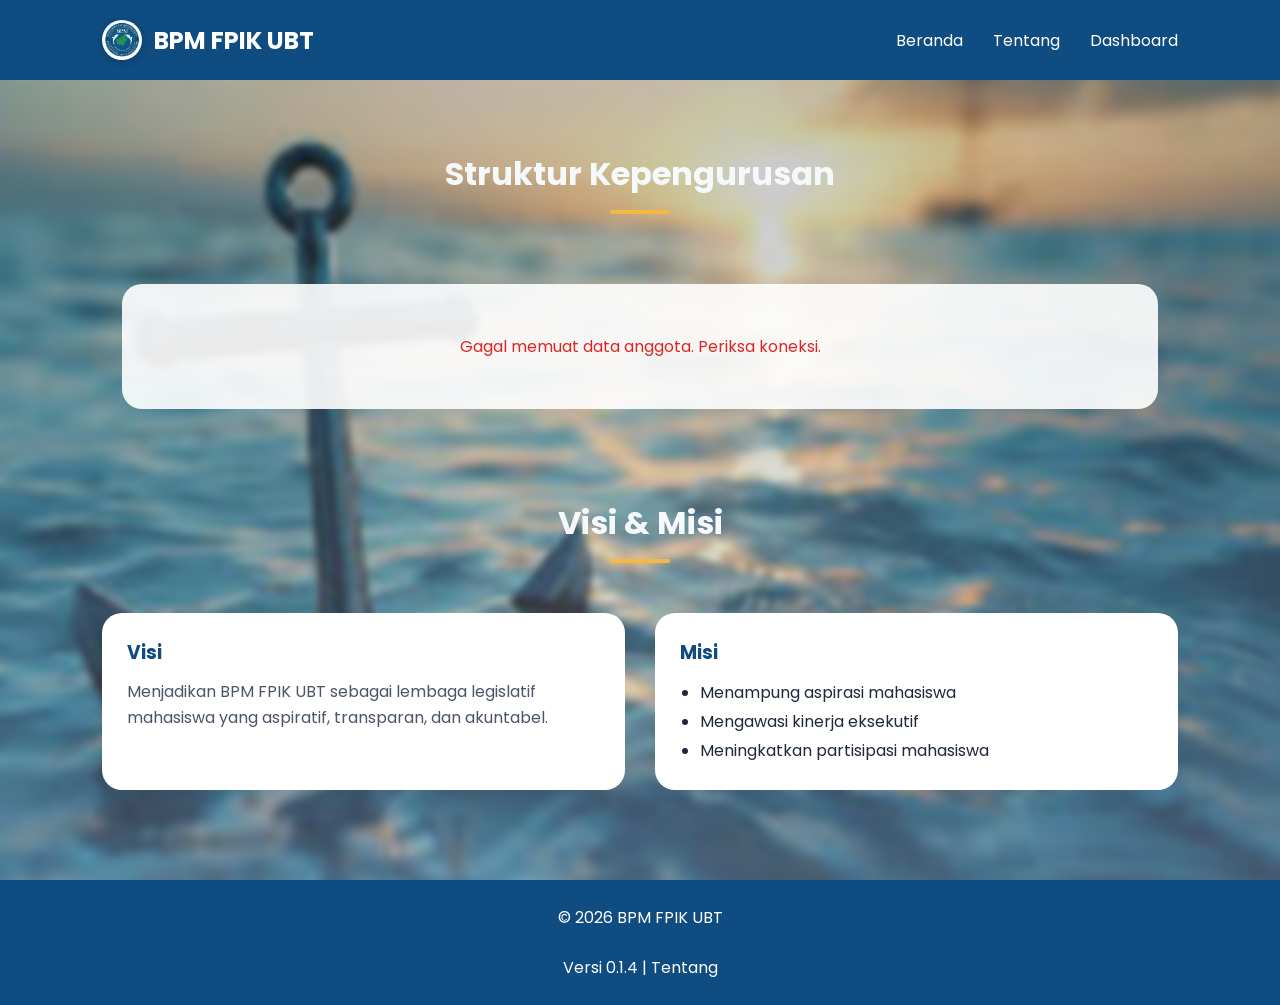
<file: html/about.html>
<!DOCTYPE html>
<html lang="id">
<head>
<meta charset="UTF-8">
<meta name="viewport" content="width=device-width, initial-scale=1.0">
<title>Tentang BPM FPIK UBT</title>
<link rel="stylesheet" href="../asset/style.css">
<link rel="stylesheet" href="../asset/bg-about.css">
<link rel="stylesheet" href="../asset/about-card.css">
<link rel="icon" href="../asset/image-asset/logo-bpm.png">
<link href="https://fonts.googleapis.com/css2?family=Poppins:wght@300;400;500;600;700&display=swap" rel="stylesheet">
<style>
    .loading-message {
        text-align: center;
        padding: 50px;
        color: white;
        font-size: 1.1rem;
    }
    .error-message {
        text-align: center;
        padding: 50px;
        color: #dc2626;
        background: rgba(255,255,255,0.9);
        border-radius: 20px;
        margin: 20px;
    }
    
    /* ========== PERBAIKAN MODAL ========== */
    .modal .modal-content {
        max-width: 500px;
        width: 90%;
        margin: 5% auto;
        border-radius: 24px;
        overflow: hidden;
    }
    
    #member-modal-body {
        padding: 30px !important;
    }
    
    #member-modal-body > div {
        text-align: center;
    }
    
    .modal-detail-img {
        width: 120px;
        height: 120px;
        border-radius: 50%;
        object-fit: cover;
        border: 3px solid var(--accent);
        margin-bottom: 20px;
    }
    
    .modal-detail-name {
        font-size: 1.3rem;
        font-weight: 700;
        color: var(--primary);
        margin-bottom: 8px;
    }
    
    .modal-detail-jabatan {
        color: var(--secondary);
        font-weight: 500;
        font-size: 0.9rem;
        margin-bottom: 20px;
        padding-bottom: 10px;
        border-bottom: 1px solid #eee;
        display: inline-block;
    }
    
    .modal-detail-deskripsi {
        font-size: 0.9rem;
        line-height: 1.6;
        color: #4a5568;
        margin-bottom: 20px;
        text-align: left;
        background: #f8f9fa;
        padding: 15px;
        border-radius: 12px;
    }
    
    .modal-detail-kontak {
        background: #f0f2f5;
        padding: 15px;
        border-radius: 12px;
        text-align: left;
    }
    
    .modal-detail-kontak p {
        margin: 10px 0;
        font-size: 0.85rem;
        display: flex;
        flex-wrap: wrap;
        align-items: baseline;
    }
    
    .modal-detail-kontak strong {
        color: var(--primary);
        width: 85px;
        font-weight: 600;
    }
    
    .modal-detail-kontak em {
        color: #999;
        font-style: italic;
    }
    
    /* Perbaikan close button */
    .close {
        top: 10px;
        right: 15px;
        background: white;
        width: 32px;
        height: 32px;
        font-size: 28px;
        line-height: 1;
    }
</style>
</head>
<body>

<nav class="navbar">
<div class="navbar-logo">
    <div class="logo-icon">
        <img src="../asset/image-asset/logo-bpm.png" alt="Logo BPM" onerror="this.src='https://via.placeholder.com/40x40?text=BPM'">
    </div>
    <h1>BPM FPIK UBT</h1>
</div>
<div class="nav-menu">
<a href="../index.html">Beranda</a>
<a href="#">Tentang</a>
<a href="dashboard/dashboard.html">Dashboard</a>
</div>
</nav>

<section class="section">
<h2 class="section-title">Struktur Kepengurusan</h2>
<div id="anggotaContainer" class="card-container">
    <div class="loading-message">Memuat data anggota...</div>
</div>
</section>

<section class="section" style="padding-top: 0;">
<h2 class="section-title">Visi & Misi</h2>
<div class="card-container">
<div class="card">
<div class="card-content">
<h3>Visi</h3>
<p>Menjadikan BPM FPIK UBT sebagai lembaga legislatif mahasiswa yang aspiratif, transparan, dan akuntabel.</p>
</div>
</div>
<div class="card">
<div class="card-content">
<h3>Misi</h3>
<ul style="margin-left: 20px; line-height: 1.8;">
<li>Menampung aspirasi mahasiswa</li>
<li>Mengawasi kinerja eksekutif</li>
<li>Meningkatkan partisipasi mahasiswa</li>
</ul>
</div>
</div>
</div>
</section>

<div id="memberModal" class="modal">
<div class="modal-content">
<span class="close" onclick="closeMemberModal()">&times;</span>
<div id="member-modal-body"></div>
</div>
</div>

<footer>
<p>© 2026 BPM FPIK UBT</p>
<br><p>Versi 0.1.4 | Tentang</p>
</footer>

<script>
// ============= KONFIGURASI =============
const API_URL = 'https://script.google.com/macros/s/AKfycbzElA-8pOdO9SLZU9SUHbuP2wINi1va1Z8XIFNK9htVnv6OnSy7xmUIrCR0EKGEcbXPzA/exec';

// ============= AMBIL DATA DARI API =============
async function loadAnggota() {
    const container = document.getElementById('anggotaContainer');
    if (!container) return;
    
    container.innerHTML = '<div class="loading-message">Memuat data anggota...</div>';
    
    try {
        const response = await fetch(API_URL + '?action=getAnggota');
        const result = await response.json();
        
        if (result.success && result.data && result.data.length > 0) {
            renderAnggota(result.data);
        } else {
            container.innerHTML = '<div class="error-message">Belum ada data anggota. Silakan tambah melalui admin panel.</div>';
        }
    } catch (error) {
        console.error('Error:', error);
        container.innerHTML = '<div class="error-message">Gagal memuat data anggota. Periksa koneksi.</div>';
    }
}

// ============= RENDER CARD ANGGOTA =============
function renderAnggota(anggotaList) {
    const container = document.getElementById('anggotaContainer');
    if (!container) return;
    
    const urutanJabatan = ['Penasehat', 'Pembina', 'Ketua Umum', 'Sekretaris Umum', 'Bendahara Umum', 'Komisi I', 'Komisi II', 'Komisi III', 'Komisi IV'];
    anggotaList.sort((a, b) => {
        const indexA = urutanJabatan.findIndex(j => a.jabatan.includes(j));
        const indexB = urutanJabatan.findIndex(j => b.jabatan.includes(j));
        if (indexA === -1 && indexB === -1) return 0;
        if (indexA === -1) return 1;
        if (indexB === -1) return -1;
        return indexA - indexB;
    });
    
    let html = '';
    
    for (const m of anggotaList) {
        let fotoUrl = '/asset/image-asset/default-avatar.png';
        if (m.fotoUrl && m.fotoUrl !== '' && !m.fotoUrl.includes('null')) {
            fotoUrl = m.fotoUrl;
        }
        
        let deskripsiSingkat = m.deskripsi || '';
        if (deskripsiSingkat.length > 100) {
            deskripsiSingkat = deskripsiSingkat.substring(0, 100) + '...';
        }
        
        html += `
            <div class="about-card">
                <div class="member-avatar">
                    <img src="${fotoUrl}" alt="${escapeHtml(m.nama)}" onerror="this.src='/asset/image-asset/default-avatar.png'">
                </div>
                <div class="card-content">
                    <h3>${escapeHtml(m.jabatan)}</h3>
                    <p>${escapeHtml(deskripsiSingkat)}</p>
                    <p style="font-size: 0.85rem; color: var(--secondary);">${escapeHtml(m.nama)}</p>
                    <button class="card-btn-small" onclick='openMemberModal(${JSON.stringify({
                        nama: m.nama,
                        jabatan: m.jabatan,
                        deskripsi: m.deskripsi || '',
                        fotoUrl: fotoUrl,
                        email: m.email || '',
                        instagram: m.instagram || '',
                        whatsapp: m.whatsapp || '',
                        anggotaTim: m.anggotaTim || ''
                    })})'>Lihat Detail</button>
                </div>
            </div>
        `;
    }
    
    container.innerHTML = html;
}

// ============= MODAL DETAIL =============
function openMemberModal(data) {
    const modal = document.getElementById("memberModal");
    const modalBody = document.getElementById("member-modal-body");
    
    let kontakHtml = '';
    if (data.email) kontakHtml += `<p><strong>Email :</strong> ${escapeHtml(data.email)}</p>`;
    if (data.instagram) kontakHtml += `<p><strong>Instagram :</strong> ${escapeHtml(data.instagram)}</p>`;
    if (data.whatsapp) kontakHtml += `<p><strong>WhatsApp :</strong> ${escapeHtml(data.whatsapp)}</p>`;
    if (data.anggotaTim) kontakHtml += `<p><strong>Anggota Tim :</strong> ${escapeHtml(data.anggotaTim)}</p>`;
    
    if (!kontakHtml) {
        kontakHtml = '<p><em>Informasi kontak belum tersedia</em></p>';
    }
    
    const deskripsiTeks = data.deskripsi && data.deskripsi !== '' ? data.deskripsi : 'Tidak ada deskripsi';
    
    const content = `
        <div style="text-align:center">
            <img src="${data.fotoUrl}" class="modal-detail-img" onerror="this.src='/asset/image-asset/default-avatar.png'">
            <div class="modal-detail-name">${escapeHtml(data.nama)}</div>
            <div class="modal-detail-jabatan">${escapeHtml(data.jabatan)}</div>
            <div class="modal-detail-deskripsi">${escapeHtml(deskripsiTeks)}</div>
            <div class="modal-detail-kontak">
                ${kontakHtml}
            </div>
        </div>
    `;
    
    modalBody.innerHTML = content;
    modal.style.display = "block";
    document.body.style.overflow = "hidden";
}

function closeMemberModal() {
    const modal = document.getElementById("memberModal");
    modal.style.display = "none";
    document.body.style.overflow = "auto";
}

function escapeHtml(text) {
    if (!text) return '';
    const div = document.createElement('div');
    div.textContent = text;
    return div.innerHTML;
}

// ============= INIT =============
loadAnggota();

window.onclick = function(event) {
    const modal = document.getElementById("memberModal");
    if (event.target == modal) closeMemberModal();
}
</script>
</body>
</html>
</file>
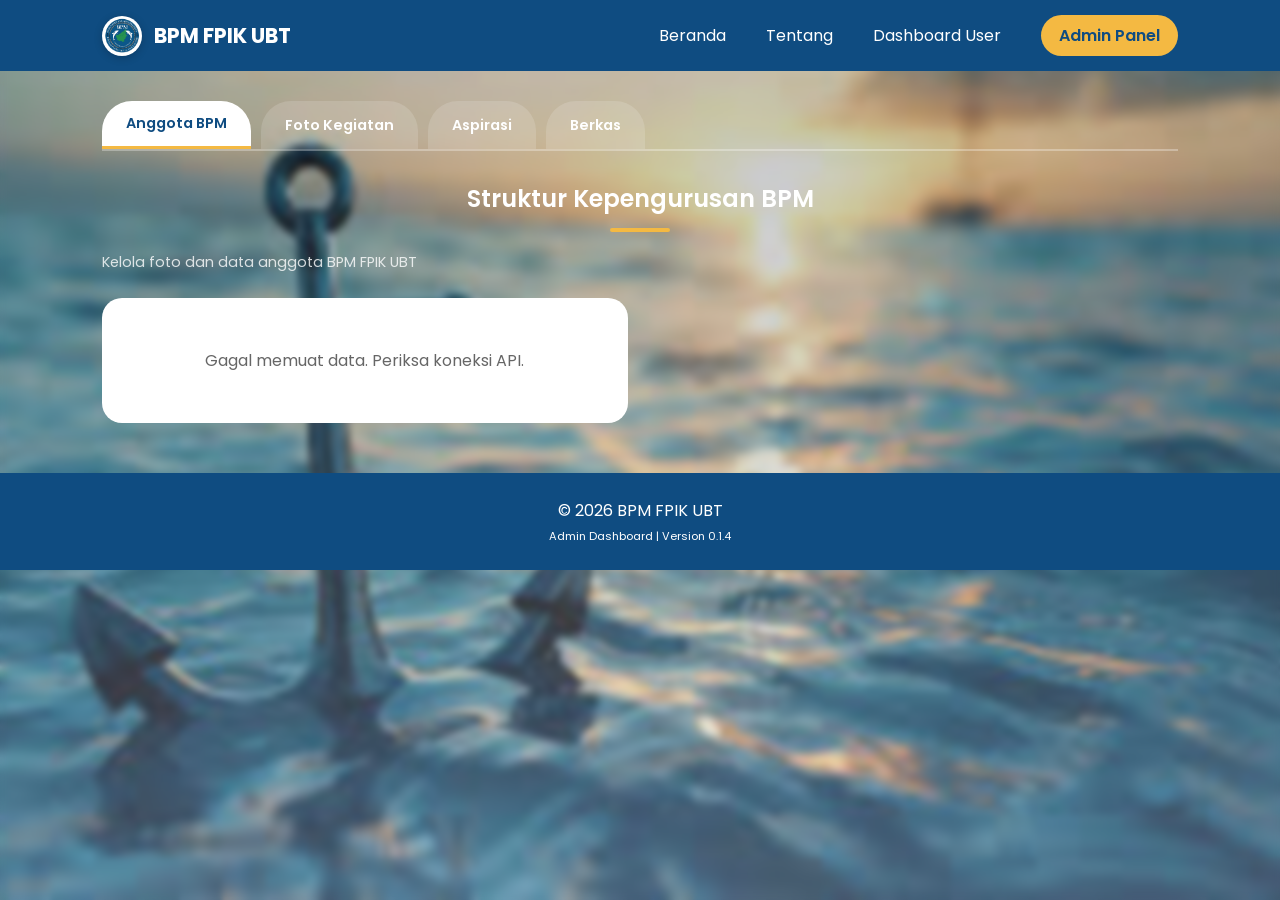
<file: login-form/admin-dashboard.html>
<!DOCTYPE html>
<html lang="id">
<head>
    <meta charset="UTF-8">
    <meta name="viewport" content="width=device-width, initial-scale=1.0">
    <title>Admin Dashboard - BPM FPIK UBT</title>
    <link rel="stylesheet" href="/asset/style.css">
    <link rel="stylesheet" href="/asset/bg-about.css">
    <link rel="stylesheet" href="/asset/admin.css">
    <link href="https://fonts.googleapis.com/css2?family=Poppins:wght@300;400;500;600;700&display=swap" rel="stylesheet">
    <link rel="icon" href="/asset/image-asset/logo-bpm.png">
</head>
<body>

<nav class="navbar">
    <div class="navbar-logo">
        <div class="logo-icon">
            <img src="/asset/image-asset/logo-bpm.png" alt="Logo BPM">
        </div>
        <h1>BPM FPIK UBT</h1>
    </div>
    <div class="nav-menu">
        <a href="/index.html">Beranda</a>
        <a href="/html/about.html">Tentang</a>
        <a href="/html/dashboard/dashboard.html">Dashboard User</a>
        <a href="#" class="admin-badge">Admin Panel</a>
    </div>
</nav>

<div class="tab-container">
    <div class="tabs">
        <button class="tab-btn active" onclick="switchTab('anggota')">Anggota BPM</button>
        <button class="tab-btn" onclick="switchTab('kegiatan')">Foto Kegiatan</button>
        <button class="tab-btn" onclick="switchTab('aspirasi')">Aspirasi</button>
        <button class="tab-btn" onclick="switchTab('berkas')">Berkas</button>
    </div>

    <!-- TAB 1: ANGGOTA BPM -->
    <div id="tab-anggota" class="tab-pane active">
        <h2 class="section-title">Struktur Kepengurusan BPM</h2>
        <p class="section-subtitle">Kelola foto dan data anggota BPM FPIK UBT</p>
        <div id="memberGrid" class="card-container">
            <div class="loading-state">Memuat data anggota...</div>
        </div>
    </div>

    <!-- TAB 2: FOTO KEGIATAN -->
    <div id="tab-kegiatan" class="tab-pane">
        <h2 class="section-title">Galeri Foto Kegiatan</h2>
        <p class="section-subtitle">Kelola foto untuk setiap kegiatan yang tampil di halaman Beranda</p>
        <div id="kegiatanGrid" class="card-container">
            <div class="loading-state">Memuat data kegiatan...</div>
        </div>
    </div>

    <!-- TAB 3: ASPIRASI MAHASISWA -->
    <div id="tab-aspirasi" class="tab-pane">
        <h2 class="section-title">Aspirasi Mahasiswa</h2>
        <p class="section-subtitle">Daftar aspirasi yang disampaikan mahasiswa FPIK UBT</p>
        <div id="aspirasiGrid" class="aspirasi-container">
            <div class="loading-state">Memuat aspirasi...</div>
        </div>
    </div>

    <!-- TAB 4: BERKAS PERKULIAHAN -->
    <div id="tab-berkas" class="tab-pane">
        <h2 class="section-title">Kelola Berkas Perkuliahan</h2>
        <p class="section-subtitle">Upload dan kelola file untuk mahasiswa download</p>
        
        <div class="berkas-upload-area">
            <h3>Upload Berkas Baru</h3>
            <div class="form-group">
                <label>Judul Berkas</label>
                <input type="text" id="berkasJudul" placeholder="Contoh: Surat Bimbingan Skripsi">
            </div>
            <div class="form-group">
                <label>Kategori</label>
                <select id="berkasKategori">
                    <option value="Bimbingan">Bimbingan</option>
                    <option value="Surat">Surat</option>
                    <option value="Formulir">Formulir</option>
                    <option value="Lainnya">Lainnya</option>
                </select>
            </div>
            <div class="form-group">
                <label>Deskripsi</label>
                <textarea id="berkasDeskripsi" rows="2" placeholder="Deskripsi singkat tentang berkas ini"></textarea>
            </div>
            <div class="file-drop-area" onclick="document.getElementById('berkasFile').click()">
                <p>Klik untuk pilih file (PDF, DOC, XLS, maks 10MB)</p>
                <input type="file" id="berkasFile" style="display:none" accept=".pdf,.doc,.docx,.xls,.xlsx,.jpg,.png,.zip">
            </div>
            <button class="btn-primary" onclick="uploadBerkasBaru()" style="margin-top: 15px;">Upload Berkas</button>
        </div>
        
        <div class="berkas-list">
            <h3 style="margin-bottom: 15px; color: white;">Daftar Berkas</h3>
            <div id="berkasListContainer">Memuat...</div>
        </div>
    </div>
</div>

<footer>
    <p>© 2026 BPM FPIK UBT</p>
    <p style="font-size: 0.7rem; margin-top: 5px;">Admin Dashboard | Version 0.1.4</p>
</footer>

<div id="toast" class="toast"></div>

<script src="/asset/js/admin.js"></script>
</body>
</html>
</file>
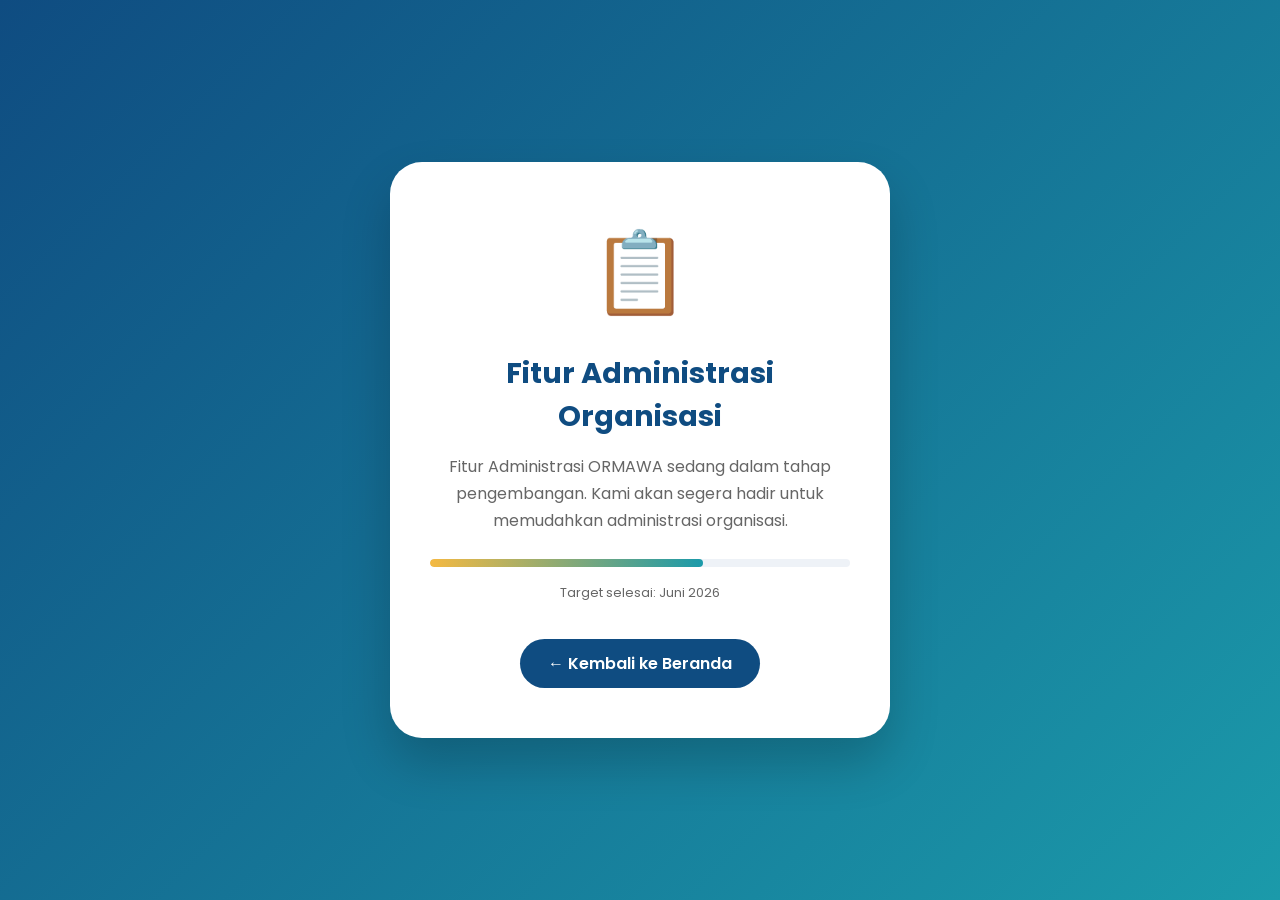
<file: html/dashboard/administrasi.html>
<!DOCTYPE html>
<html lang="id">
<head>
    <meta charset="UTF-8">
    <meta name="viewport" content="width=device-width, initial-scale=1.0">
    <link rel="icon" href="../../asset/image-asset/logo-bpm.png">
    <title>Administrasi Organisasi - BPM FPIK UBT</title>
    <link href="https://fonts.googleapis.com/css2?family=Poppins:wght@300;400;500;600;700&display=swap" rel="stylesheet">
    <style>
        * {
            margin: 0;
            padding: 0;
            box-sizing: border-box;
        }

        body {
            font-family: 'Poppins', -apple-system, BlinkMacSystemFont, 'Segoe UI', Roboto, sans-serif;
            background: linear-gradient(135deg, #0F4C81 0%, #1B9AAA 100%);
            min-height: 100vh;
            display: flex;
            justify-content: center;
            align-items: center;
            padding: 20px;
        }

        .maintenance-card {
            background: white;
            border-radius: 32px;
            padding: 50px 40px;
            text-align: center;
            max-width: 500px;
            width: 100%;
            box-shadow: 0 25px 50px rgba(0,0,0,0.2);
            animation: fadeInUp 0.5s ease;
        }

        @keyframes fadeInUp {
            from {
                opacity: 0;
                transform: translateY(30px);
            }
            to {
                opacity: 1;
                transform: translateY(0);
            }
        }

        .icon {
            font-size: 80px;
            margin-bottom: 20px;
        }

        h1 {
            color: #0F4C81;
            margin-bottom: 15px;
            font-size: 1.8rem;
        }

        p {
            color: #666;
            line-height: 1.7;
            margin-bottom: 25px;
        }

        .progress-bar-container {
            width: 100%;
            height: 8px;
            background: #eef2f7;
            border-radius: 10px;
            margin: 25px 0;
            overflow: hidden;
        }

        .progress-bar {
            width: 65%;
            height: 100%;
            background: linear-gradient(90deg, #F4B942, #1B9AAA);
            border-radius: 10px;
            animation: loading 2s ease infinite;
        }

        @keyframes loading {
            0% { width: 45%; }
            50% { width: 75%; }
            100% { width: 45%; }
        }

        .btn-back {
            display: inline-block;
            background: #0F4C81;
            color: white;
            text-decoration: none;
            padding: 12px 28px;
            border-radius: 40px;
            font-weight: 600;
            transition: all 0.3s;
            margin-top: 10px;
        }

        .btn-back:hover {
            background: #1B9AAA;
            transform: translateY(-2px);
        }

        @media (max-width: 480px) {
            .maintenance-card {
                padding: 35px 25px;
            }
            h1 {
                font-size: 1.4rem;
            }
            .icon {
                font-size: 60px;
            }
        }
    </style>
</head>
<body>
    <div class="maintenance-card">
        <div class="icon">📋</div>
        <h1>Fitur Administrasi Organisasi</h1>
        <p>Fitur Administrasi ORMAWA sedang dalam tahap pengembangan. Kami akan segera hadir untuk memudahkan administrasi organisasi.</p>
        <div class="progress-bar-container">
            <div class="progress-bar"></div>
        </div>
        <p style="font-size: 0.8rem; margin-top: -10px;">Target selesai: Juni 2026</p>
        <a href="../../index.html" class="btn-back">← Kembali ke Beranda</a>
    </div>
</body>
</html>
</file>
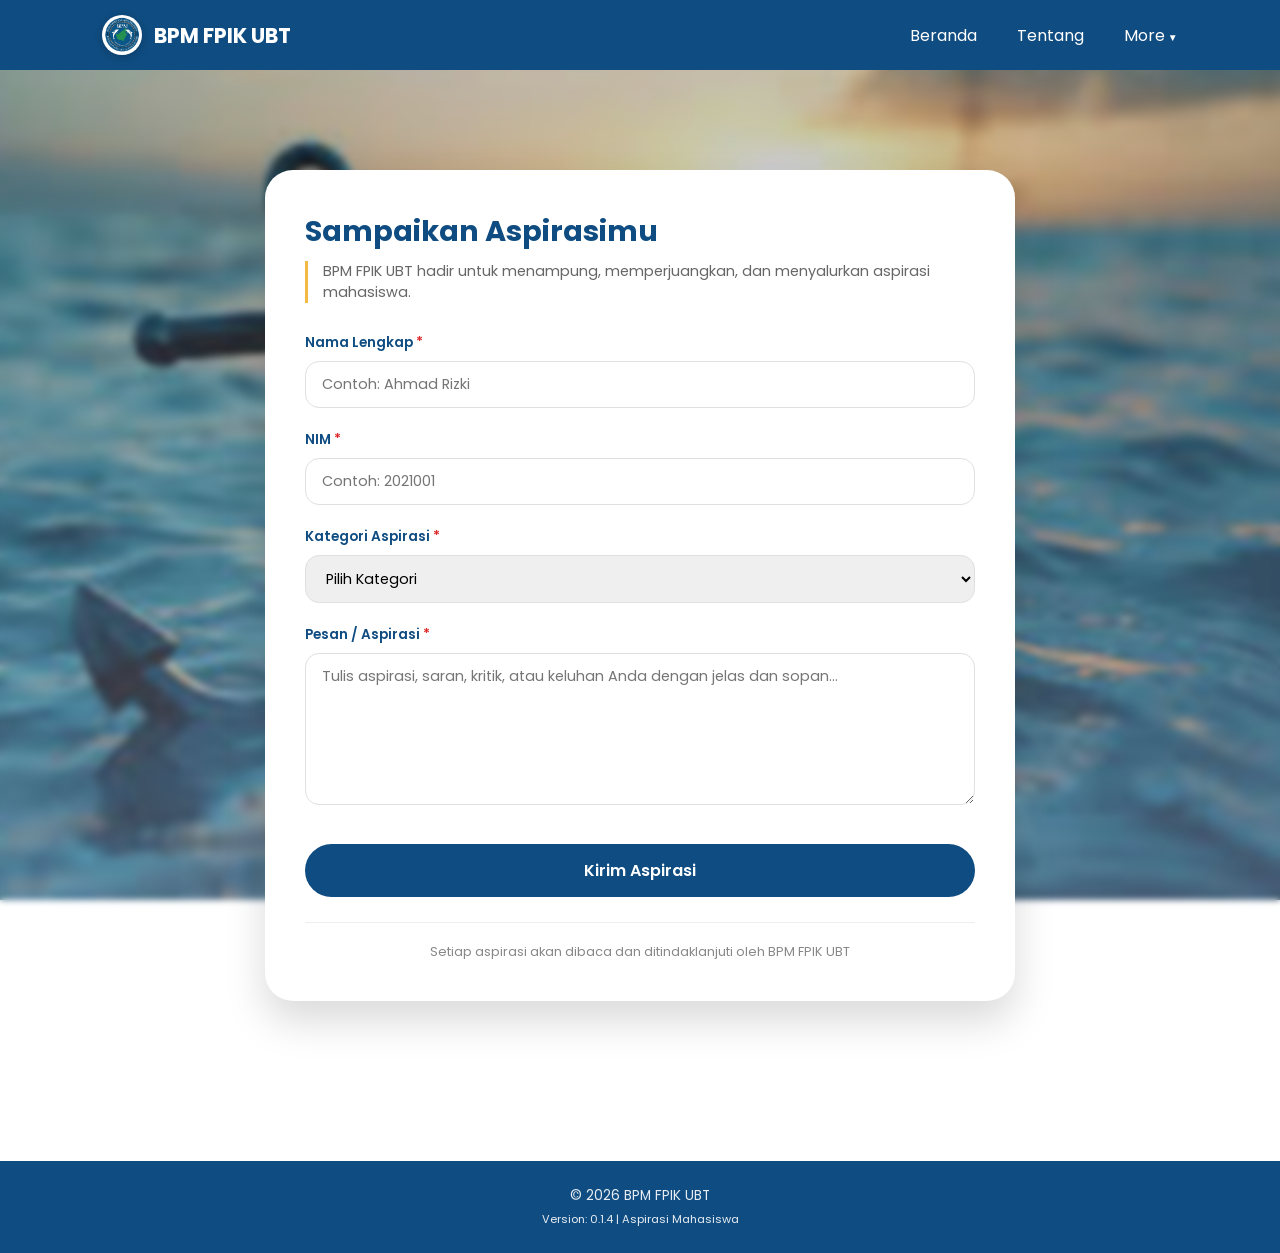
<file: html/dashboard/aspirasi.html>
<!DOCTYPE html>
<html lang="id">
<head>
    <meta charset="UTF-8">
    <meta name="viewport" content="width=device-width, initial-scale=1.0">
    <title>Aspirasi Mahasiswa - BPM FPIK UBT</title>
    <link rel="stylesheet" href="../../asset/style.css">
    <link rel="stylesheet" href="../../asset/bg-about.css">
    <link href="https://fonts.googleapis.com/css2?family=Poppins:wght@300;400;500;600;700&display=swap" rel="stylesheet">
    <link rel="icon" href="../../asset/image-asset/logo-bpm.png">
    <style>
        :root {
            --primary: #0F4C81;
            --secondary: #1B9AAA;
            --accent: #F4B942;
            --background: #F5F9FC;
            --text: #1E293B;
        }

        * {
            margin: 0;
            padding: 0;
            box-sizing: border-box;
        }

        body {
            font-family: 'Poppins', sans-serif;
            background: linear-gradient(rgba(31, 31, 34, 0.272), rgba(214, 213, 255, 0.272)), url('../../asset/image-asset/bg-hero.jpg');
            background-repeat: no-repeat;
            background-position: center;
            background-size: cover;
            background-attachment: fixed;
            backdrop-filter: blur(3px);
            color: var(--text);
            min-height: 100vh;
        }

        .navbar {
            background: var(--primary);
            display: flex;
            justify-content: space-between;
            align-items: center;
            padding: 15px 8%;
            color: white;
            flex-wrap: wrap;
            gap: 15px;
        }

        .navbar-logo {
            display: flex;
            align-items: center;
            gap: 12px;
        }

        .navbar-logo .logo-icon {
            width: 40px;
            height: 40px;
            background: white;
            border-radius: 50%;
            display: flex;
            align-items: center;
            justify-content: center;
            overflow: hidden;
        }

        .navbar-logo .logo-icon img {
            width: 100%;
            height: 100%;
            object-fit: cover;
        }

        .navbar-logo h1 {
            font-size: 1.3rem;
        }

        .nav-menu {
            display: flex;
            gap: 20px;
            align-items: center;
            flex-wrap: wrap;
        }

        .nav-menu a {
            color: white;
            text-decoration: none;
            transition: color 0.3s;
        }

        .nav-menu a:hover {
            color: var(--accent);
        }

        .dropdown {
            position: relative;
            display: inline-block;
        }

        .dropbtn {
            background: transparent;
            color: white;
            padding: 0;
            font-size: 1rem;
            font-family: 'Poppins', sans-serif;
            border: none;
            cursor: pointer;
            transition: color 0.3s;
        }

        .dropbtn:hover {
            color: var(--accent);
        }

        .dropbtn::after {
            content: " ▼";
            font-size: 10px;
        }

        .dropdown-content {
            display: none;
            position: absolute;
            background-color: white;
            min-width: 220px;
            box-shadow: 0 8px 16px rgba(0,0,0,0.2);
            border-radius: 12px;
            z-index: 1;
            right: 0;
            top: 100%;
            margin-top: 10px;
            overflow: hidden;
        }

        .dropdown-content a {
            color: var(--text);
            padding: 12px 20px;
            text-decoration: none;
            display: block;
            text-align: left;
            margin: 0;
            border-bottom: 1px solid #eef2f7;
        }

        .dropdown-content a:last-child {
            border-bottom: none;
        }

        .dropdown-content a:hover {
            background-color: var(--background);
            color: var(--primary);
        }

        .dropdown:hover .dropdown-content {
            display: block;
        }

        .aspirasi-container {
            max-width: 750px;
            margin: 60px auto;
            background: white;
            border-radius: 28px;
            padding: 40px;
            box-shadow: 0 20px 40px rgba(0,0,0,0.15);
        }

        .aspirasi-container h2 {
            color: var(--primary);
            margin-bottom: 8px;
            font-size: 1.8rem;
        }

        .aspirasi-container .subtitle {
            color: #666;
            margin-bottom: 30px;
            font-size: 0.9rem;
            border-left: 3px solid var(--accent);
            padding-left: 15px;
        }

        .form-group {
            margin-bottom: 22px;
        }

        .form-group label {
            display: block;
            font-weight: 600;
            margin-bottom: 8px;
            color: var(--primary);
            font-size: 0.85rem;
        }

        .form-group label .required {
            color: #dc2626;
        }

        .form-group input,
        .form-group select,
        .form-group textarea {
            width: 100%;
            padding: 12px 16px;
            border: 1px solid #e0e0e0;
            border-radius: 14px;
            font-family: 'Poppins', sans-serif;
            font-size: 0.9rem;
            transition: 0.2s;
        }

        .form-group input:focus,
        .form-group select:focus,
        .form-group textarea:focus {
            outline: none;
            border-color: var(--accent);
            box-shadow: 0 0 0 3px rgba(244,185,66,0.2);
        }

        .btn-submit {
            background: var(--primary);
            color: white;
            border: none;
            padding: 14px 28px;
            border-radius: 50px;
            font-family: 'Poppins', sans-serif;
            font-weight: 600;
            cursor: pointer;
            width: 100%;
            font-size: 1rem;
            transition: 0.3s;
            margin-top: 10px;
        }

        .btn-submit:hover {
            background: #0a3a62;
            transform: translateY(-2px);
        }

        .btn-submit:disabled {
            background: #999;
            cursor: not-allowed;
            transform: none;
        }

        .alert {
            padding: 14px 18px;
            border-radius: 14px;
            margin-bottom: 25px;
            display: none;
            font-size: 0.9rem;
        }

        .alert.success {
            background: #d4edda;
            color: #155724;
            border: 1px solid #c3e6cb;
            display: block;
        }

        .alert.error {
            background: #f8d7da;
            color: #721c24;
            border: 1px solid #f5c6cb;
            display: block;
        }

        footer {
            background: var(--primary);
            color: white;
            text-align: center;
            padding: 25px;
            margin-top: 60px;
        }

        footer p {
            font-size: 0.85rem;
            opacity: 0.9;
        }

        @media (max-width: 768px) {
            .navbar {
                flex-direction: column;
                text-align: center;
                padding: 15px 5%;
            }
            .aspirasi-container {
                margin: 30px 20px;
                padding: 25px;
            }
            .aspirasi-container h2 {
                font-size: 1.4rem;
            }
        }
    </style>
</head>
<body>

<nav class="navbar">
    <div class="navbar-logo">
        <div class="logo-icon">
            <img src="../../asset/image-asset/logo-bpm.png" alt="Logo BPM">
        </div>
        <h1>BPM FPIK UBT</h1>
    </div>
    <div class="nav-menu">
        <a href="../../index.html">Beranda</a>
        <a href="../about.html">Tentang</a>
        <div class="dropdown">
            <button class="dropbtn">More</button>
            <div class="dropdown-content">
                <a href="penilaian.html">Penilaian Dosen</a>
                <a href="aspirasi.html">Aspirasi</a>
                <a href="../../qr-generator.html">QR Code</a>
                <a href="sejarah.html">Sejarah</a>
                <a href="author.html">Pengembang</a>
                <a href="download-surat-bimbingan.html">Berkas Perkuliahan</a>
                <a href="administrasi.html">Administrasi</a>
            </div>
        </div>
    </div>
</nav>

<section style="padding: 40px 8%;">
    <div class="aspirasi-container">
        <h2>Sampaikan Aspirasimu</h2>
        <p class="subtitle">BPM FPIK UBT hadir untuk menampung, memperjuangkan, dan menyalurkan aspirasi mahasiswa.</p>
        
        <div id="alertBox" class="alert"></div>
        
        <form id="aspirasiForm">
            <div class="form-group">
                <label>Nama Lengkap <span class="required">*</span></label>
                <input type="text" id="nama" placeholder="Contoh: Ahmad Rizki" required>
            </div>
            
            <div class="form-group">
                <label>NIM <span class="required">*</span></label>
                <input type="text" id="nim" placeholder="Contoh: 2021001" required>
            </div>
            
            <div class="form-group">
                <label>Kategori Aspirasi <span class="required">*</span></label>
                <select id="kategori" required>
                    <option value="">Pilih Kategori</option>
                    <option value="Akademik">Akademik (Kurikulum, Dosen, Jadwal Kuliah)</option>
                    <option value="Fasilitas">Fasilitas (Lab, Ruang Kuliah, Wi-Fi, Toilet)</option>
                    <option value="Keuangan">Keuangan (UKT, Beasiswa, Dana Kemahasiswaan)</option>
                    <option value="Kesejahteraan">Kesejahteraan Mahasiswa</option>
                    <option value="Lainnya">Lainnya</option>
                </select>
            </div>
            
            <div class="form-group">
                <label>Pesan / Aspirasi <span class="required">*</span></label>
                <textarea id="pesan" rows="6" placeholder="Tulis aspirasi, saran, kritik, atau keluhan Anda dengan jelas dan sopan..." required></textarea>
            </div>
            
            <button type="submit" class="btn-submit" id="submitBtn">Kirim Aspirasi</button>
        </form>
        
        <div style="margin-top: 25px; padding-top: 20px; border-top: 1px solid #eee; text-align: center; font-size: 0.8rem; color: #888;">
            Setiap aspirasi akan dibaca dan ditindaklanjuti oleh BPM FPIK UBT
        </div>
    </div>
</section>

<footer>
    <p>© 2026 BPM FPIK UBT</p>
    <p style="font-size: 0.7rem; margin-top: 5px;">Version: 0.1.4 | Aspirasi Mahasiswa</p>
</footer>

<script>
    const API_URL = 'https://script.google.com/macros/s/AKfycbzElA-8pOdO9SLZU9SUHbuP2wINi1va1Z8XIFNK9htVnv6OnSy7xmUIrCR0EKGEcbXPzA/exec';
    
    const form = document.getElementById('aspirasiForm');
    const alertBox = document.getElementById('alertBox');
    const submitBtn = document.getElementById('submitBtn');
    
    function showAlert(message, type) {
        alertBox.textContent = message;
        alertBox.className = `alert ${type}`;
        setTimeout(() => {
            alertBox.style.display = 'none';
            alertBox.className = 'alert';
        }, 5000);
    }
    
    function resetForm() {
        document.getElementById('nama').value = '';
        document.getElementById('nim').value = '';
        document.getElementById('kategori').value = '';
        document.getElementById('pesan').value = '';
    }
    
    form.addEventListener('submit', async function(e) {
        e.preventDefault();
        
        const nama = document.getElementById('nama').value.trim();
        const nim = document.getElementById('nim').value.trim();
        const kategori = document.getElementById('kategori').value;
        const pesan = document.getElementById('pesan').value.trim();
        
        if (!nama) {
            showAlert('Harap isi nama lengkap Anda', 'error');
            document.getElementById('nama').focus();
            return;
        }
        
        if (!nim) {
            showAlert('Harap isi NIM Anda', 'error');
            document.getElementById('nim').focus();
            return;
        }
        
        if (!kategori) {
            showAlert('Harap pilih kategori aspirasi', 'error');
            document.getElementById('kategori').focus();
            return;
        }
        
        if (!pesan) {
            showAlert('Harap tulis pesan aspirasi Anda', 'error');
            document.getElementById('pesan').focus();
            return;
        }
        
        if (pesan.length < 10) {
            showAlert('Pesan terlalu pendek. Minimal 10 karakter.', 'error');
            return;
        }
        
        submitBtn.disabled = true;
        const originalText = submitBtn.textContent;
        submitBtn.textContent = 'Mengirim...';
        
        try {
            await fetch(API_URL, {
                method: 'POST',
                mode: 'no-cors',
                headers: { 'Content-Type': 'application/x-www-form-urlencoded' },
                body: new URLSearchParams({
                    action: 'kirimAspirasi',
                    nama: nama,
                    nim: nim,
                    kategori: kategori,
                    pesan: pesan
                })
            });
            
            showAlert('Terima kasih! Aspirasi Anda telah terkirim. Kami akan segera menindaklanjutinya.', 'success');
            resetForm();
        } catch (error) {
            console.error('Error:', error);
            showAlert('Gagal mengirim aspirasi. Silakan cek koneksi internet Anda dan coba lagi.', 'error');
        } finally {
            submitBtn.disabled = false;
            submitBtn.textContent = originalText;
        }
    });
</script>
</body>
</html>
</file>
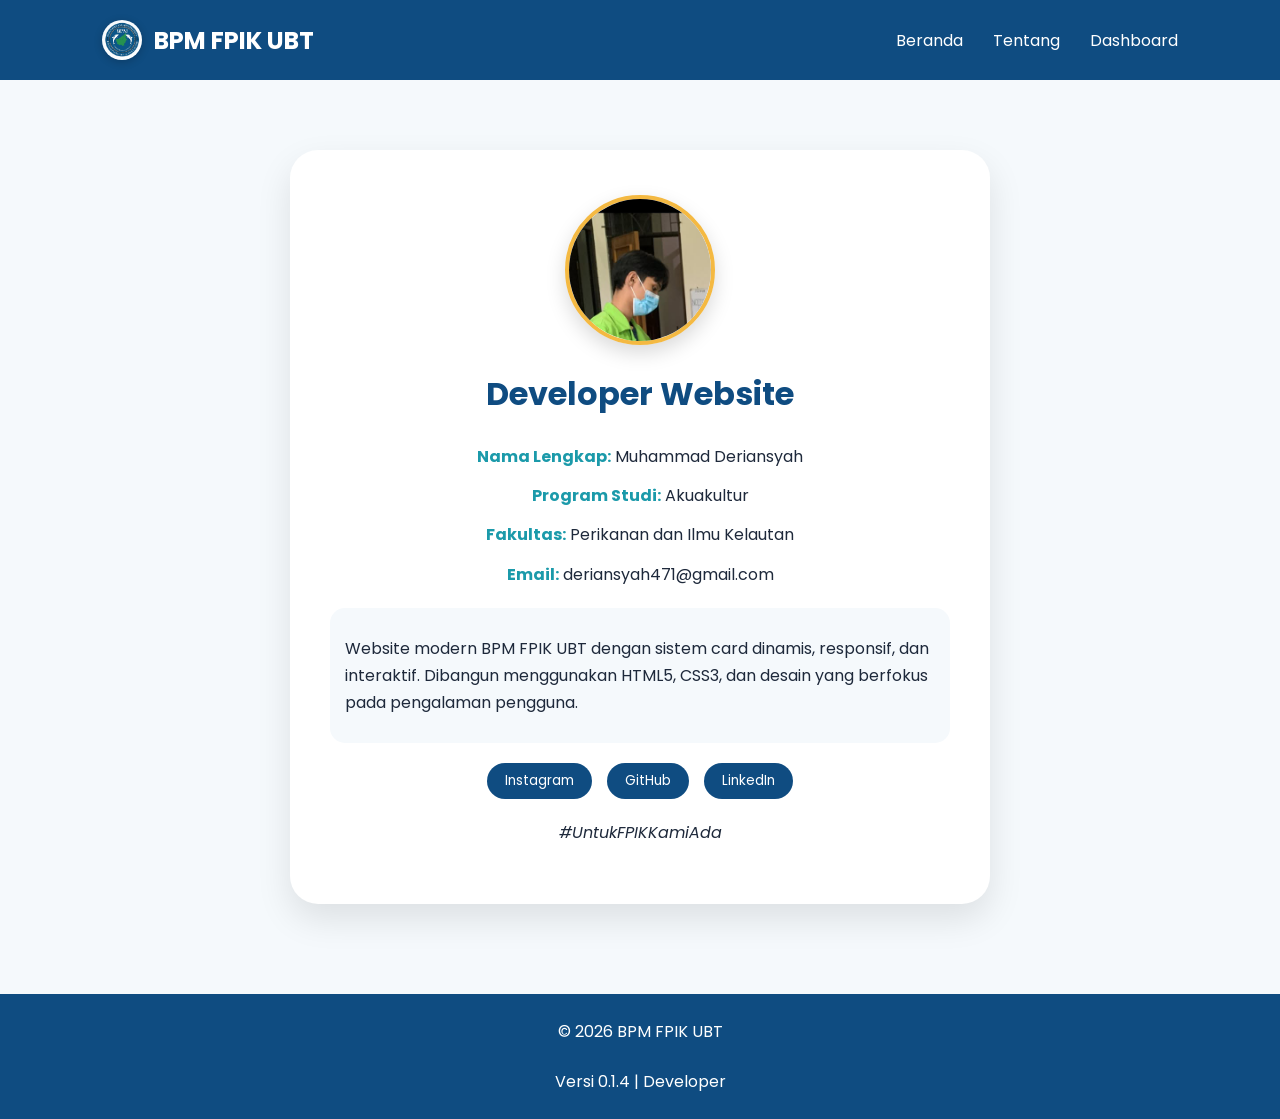
<file: html/dashboard/author.html>
<!DOCTYPE html>
<html lang="id">
<head>
<meta charset="UTF-8">
<meta name="viewport" content="width=device-width, initial-scale=1.0">
<title>Author - BPM FPIK UBT</title>
<link rel="stylesheet" href="../../asset/style.css">
<link rel="stylesheet" href="../../asset/author.css">
<link rel="icon" href="../../asset/image-asset/logo-bpm.png">
<link href="https://fonts.googleapis.com/css2?family=Poppins:wght@300;400;500;600;700&display=swap" rel="stylesheet">
</head>
<body>

<nav class="navbar">
<div class="navbar-logo">
    <div class="logo-icon">
        <img src="../../asset/image-asset/logo-bpm.png" alt="Logo BPM" onerror="this.src='https://via.placeholder.com/40x40?text=BPM'">
    </div>
    <h1>BPM FPIK UBT</h1>
</div>
<div class="nav-menu">
<a href="../../index.html">Beranda</a>
<a href="../about.html">Tentang</a>
<a href="dashboard.html">Dashboard</a>
</div>
</nav>

<section class="section">
<div class="author-box">
    <div class="author-avatar">
        <img src="../../asset/image-asset/bang-der.jpg" alt="Foto Developer">
    </div>
    <h2>Developer Website</h2>
    <p><strong>Nama Lengkap:</strong> Muhammad Deriansyah</p>
    <p><strong>Program Studi:</strong> Akuakultur</p>
    <p><strong>Fakultas:</strong> Perikanan dan Ilmu Kelautan</p>
    <p><strong>Email:</strong> deriansyah471@gmail.com</p>
    <div class="author-bio">
        <p>Website modern BPM FPIK UBT dengan sistem card dinamis, responsif, dan interaktif. Dibangun menggunakan HTML5, CSS3, dan desain yang berfokus pada pengalaman pengguna.</p>
    </div>
    <div class="author-social">
        <a href="https://www.instagram.com/derrxme_" class="social-link">Instagram</a>
        <a href="https://github.com/derrxme" class="social-link">GitHub</a>
        <a href="https://www.linkedin.com/in/muhammad-deriansyah-7a792a40a/" class="social-link">LinkedIn</a>
    </div>
    <p style="margin-top: 20px;"><em>#UntukFPIKKamiAda</em></p>
</div>
</section>

<footer>
<p>© 2026 BPM FPIK UBT</p>
<br><p>Versi 0.1.4 | Developer</p>
</footer>

</body>
</html>
</file>
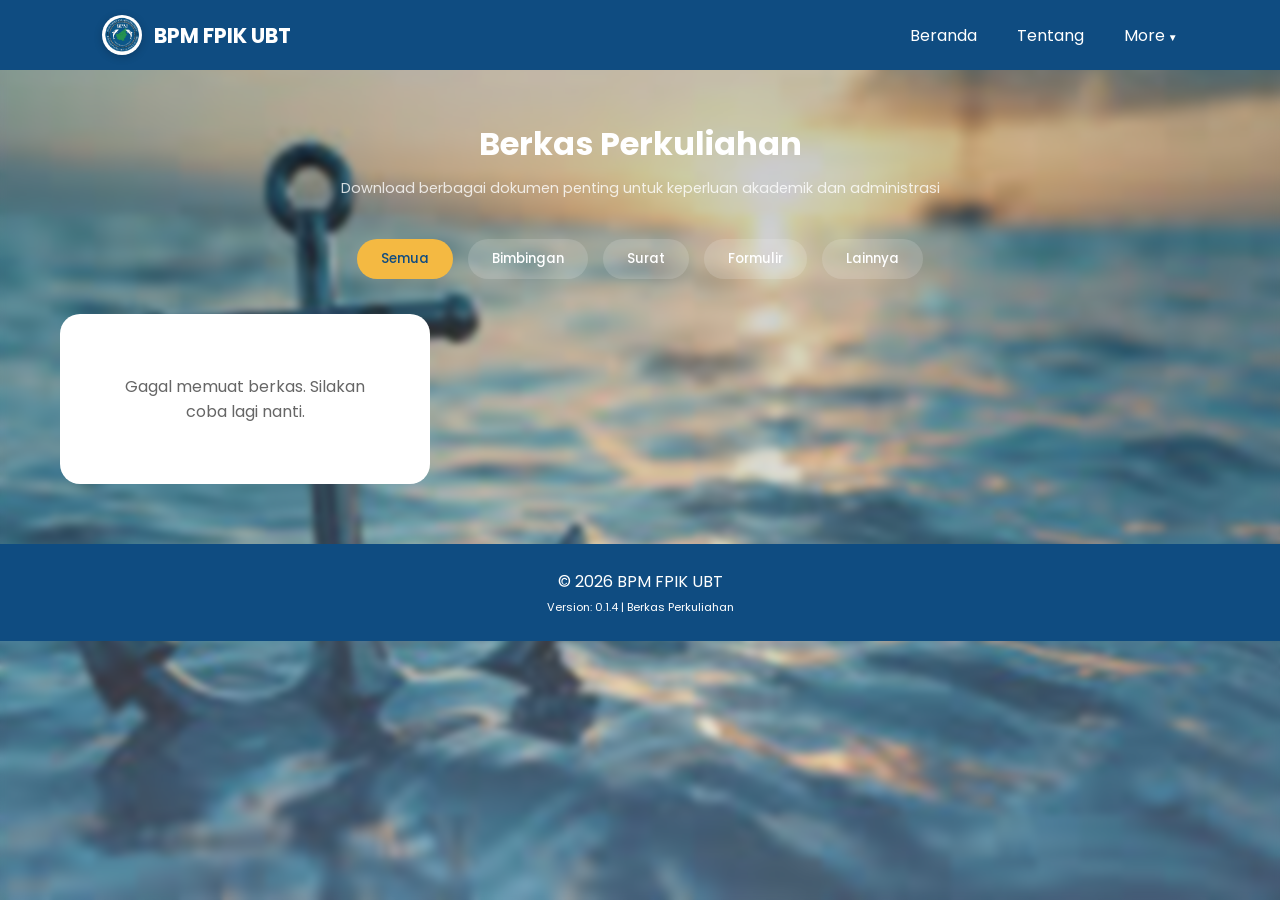
<file: html/dashboard/download-surat-bimbingan.html>
<!DOCTYPE html>
<html lang="id">
<head>
    <meta charset="UTF-8">
    <meta name="viewport" content="width=device-width, initial-scale=1.0">
    <title>Berkas Perkuliahan - BPM FPIK UBT</title>
    <link rel="stylesheet" href="../../asset/style.css">
    <link rel="stylesheet" href="../../asset/bg-about.css">
    <link href="https://fonts.googleapis.com/css2?family=Poppins:wght@300;400;500;600;700&display=swap" rel="stylesheet">
    <link rel="icon" href="../../asset/image-asset/logo-bpm.png">
    <style>
        :root {
            --primary: #0F4C81;
            --secondary: #1B9AAA;
            --accent: #F4B942;
            --background: #F5F9FC;
            --text: #1E293B;
        }

        * {
            margin: 0;
            padding: 0;
            box-sizing: border-box;
        }

        body {
            font-family: 'Poppins', sans-serif;
            background: linear-gradient(rgba(31, 31, 34, 0.272), rgba(214, 213, 255, 0.272)), url('../../asset/image-asset/bg-hero.jpg');
            background-repeat: no-repeat;
            background-position: center;
            background-size: cover;
            background-attachment: fixed;
            backdrop-filter: blur(3px);
            color: var(--text);
            min-height: 100vh;
        }

        .navbar {
            background: var(--primary);
            display: flex;
            justify-content: space-between;
            align-items: center;
            padding: 15px 8%;
            color: white;
            flex-wrap: wrap;
            gap: 15px;
        }

        .navbar-logo {
            display: flex;
            align-items: center;
            gap: 12px;
        }

        .navbar-logo .logo-icon {
            width: 40px;
            height: 40px;
            background: white;
            border-radius: 50%;
            display: flex;
            align-items: center;
            justify-content: center;
            overflow: hidden;
        }

        .navbar-logo .logo-icon img {
            width: 100%;
            height: 100%;
            object-fit: cover;
        }

        .navbar-logo h1 {
            font-size: 1.3rem;
        }

        .nav-menu {
            display: flex;
            gap: 20px;
            align-items: center;
            flex-wrap: wrap;
        }

        .nav-menu a {
            color: white;
            text-decoration: none;
            transition: color 0.3s;
        }

        .nav-menu a:hover {
            color: var(--accent);
        }

        .dropdown {
            position: relative;
            display: inline-block;
        }

        .dropbtn {
            background: transparent;
            color: white;
            padding: 0;
            font-size: 1rem;
            font-family: 'Poppins', sans-serif;
            border: none;
            cursor: pointer;
            transition: color 0.3s;
        }

        .dropbtn:hover {
            color: var(--accent);
        }

        .dropbtn::after {
            content: " ▼";
            font-size: 10px;
        }

        .dropdown-content {
            display: none;
            position: absolute;
            background-color: white;
            min-width: 220px;
            box-shadow: 0 8px 16px rgba(0,0,0,0.2);
            border-radius: 12px;
            z-index: 1;
            right: 0;
            top: 100%;
            margin-top: 10px;
            overflow: hidden;
        }

        .dropdown-content a {
            color: var(--text);
            padding: 12px 20px;
            text-decoration: none;
            display: block;
            text-align: left;
            margin: 0;
            border-bottom: 1px solid #eef2f7;
        }

        .dropdown-content a:last-child {
            border-bottom: none;
        }

        .dropdown-content a:hover {
            background-color: var(--background);
            color: var(--primary);
        }

        .dropdown:hover .dropdown-content {
            display: block;
        }

        .berkas-container {
            max-width: 1200px;
            margin: 50px auto;
            padding: 0 20px;
        }

        .page-header {
            text-align: center;
            margin-bottom: 40px;
        }

        .page-header h2 {
            color: white;
            font-size: 2rem;
            margin-bottom: 10px;
        }

        .page-header p {
            color: rgba(255,255,255,0.8);
            font-size: 0.9rem;
        }

        .kategori-filter {
            display: flex;
            justify-content: center;
            gap: 15px;
            flex-wrap: wrap;
            margin-bottom: 35px;
        }

        .filter-btn {
            background: rgba(255,255,255,0.15);
            border: none;
            padding: 10px 24px;
            border-radius: 40px;
            color: white;
            font-family: 'Poppins', sans-serif;
            font-weight: 500;
            cursor: pointer;
            transition: 0.3s;
        }

        .filter-btn.active {
            background: var(--accent);
            color: var(--primary);
        }

        .filter-btn:hover {
            background: var(--accent);
            color: var(--primary);
        }

        .berkas-grid {
            display: grid;
            grid-template-columns: repeat(auto-fill, minmax(320px, 1fr));
            gap: 25px;
        }

        .berkas-card {
            background: white;
            border-radius: 20px;
            padding: 25px;
            transition: 0.3s;
            box-shadow: 0 5px 20px rgba(0,0,0,0.08);
        }

        .berkas-card:hover {
            transform: translateY(-5px);
            box-shadow: 0 15px 35px rgba(0,0,0,0.12);
        }

        .file-icon {
            width: 60px;
            height: 60px;
            background: #eef2ff;
            border-radius: 16px;
            display: flex;
            align-items: center;
            justify-content: center;
            font-size: 28px;
            margin-bottom: 15px;
        }

        .berkas-title {
            font-size: 1.1rem;
            font-weight: 600;
            color: var(--primary);
            margin-bottom: 8px;
        }

        .berkas-kategori {
            display: inline-block;
            padding: 3px 12px;
            border-radius: 20px;
            font-size: 0.7rem;
            font-weight: 500;
            margin-bottom: 12px;
        }

        .kategori-bimbingan { background: #e0e7ff; color: #4338ca; }
        .kategori-surat { background: #d4edda; color: #155724; }
        .kategori-formulir { background: #fff3cd; color: #856404; }
        .kategori-lainnya { background: #f3f4f6; color: #4b5563; }

        .berkas-deskripsi {
            font-size: 0.85rem;
            color: #666;
            line-height: 1.5;
            margin-bottom: 15px;
        }

        .berkas-tanggal {
            font-size: 0.7rem;
            color: #999;
            margin-bottom: 15px;
        }

        .btn-download {
            display: inline-flex;
            align-items: center;
            gap: 8px;
            background: var(--primary);
            color: white;
            text-decoration: none;
            padding: 10px 20px;
            border-radius: 40px;
            font-size: 0.85rem;
            font-weight: 500;
            transition: 0.3s;
            border: none;
            cursor: pointer;
        }

        .btn-download:hover {
            background: #0a3a62;
            transform: translateY(-2px);
        }

        .empty-state {
            text-align: center;
            padding: 60px;
            background: white;
            border-radius: 20px;
            color: #666;
        }

        footer {
            background: var(--primary);
            color: white;
            text-align: center;
            padding: 25px;
            margin-top: 60px;
        }

        .loading {
            text-align: center;
            padding: 50px;
            color: white;
        }

        @media (max-width: 768px) {
            .navbar {
                flex-direction: column;
                text-align: center;
            }
            .berkas-grid {
                grid-template-columns: 1fr;
            }
        }
    </style>
</head>
<body>

<nav class="navbar">
    <div class="navbar-logo">
        <div class="logo-icon">
            <img src="../../asset/image-asset/logo-bpm.png" alt="Logo BPM">
        </div>
        <h1>BPM FPIK UBT</h1>
    </div>
    <div class="nav-menu">
        <a href="../../index.html">Beranda</a>
        <a href="../about.html">Tentang</a>
        <div class="dropdown">
            <button class="dropbtn">More</button>
            <div class="dropdown-content">
                <a href="penilaian.html">Penilaian Dosen</a>
                <a href="aspirasi.html">Aspirasi</a>
                <a href="../../qr-generator.html">QR Code</a>
                <a href="sejarah.html">Sejarah</a>
                <a href="author.html">Pengembang</a>
                <a href="download-surat-bimbingan.html">Berkas Perkuliahan</a>
                <a href="administrasi.html">Administrasi</a>
            </div>
        </div>
    </div>
</nav>

<div class="berkas-container">
    <div class="page-header">
        <h2>Berkas Perkuliahan</h2>
        <p>Download berbagai dokumen penting untuk keperluan akademik dan administrasi</p>
    </div>

    <div class="kategori-filter">
        <button class="filter-btn active" data-kategori="semua">Semua</button>
        <button class="filter-btn" data-kategori="Bimbingan">Bimbingan</button>
        <button class="filter-btn" data-kategori="Surat">Surat</button>
        <button class="filter-btn" data-kategori="Formulir">Formulir</button>
        <button class="filter-btn" data-kategori="Lainnya">Lainnya</button>
    </div>

    <div id="berkasGrid" class="berkas-grid">
        <div class="loading">Memuat berkas...</div>
    </div>
</div>

<footer>
    <p>© 2026 BPM FPIK UBT</p>
    <p style="font-size: 0.7rem; margin-top: 5px;">Version: 0.1.4 | Berkas Perkuliahan</p>
</footer>

<script>
    const API_URL = 'https://script.google.com/macros/s/AKfycbzElA-8pOdO9SLZU9SUHbuP2wINi1va1Z8XIFNK9htVnv6OnSy7xmUIrCR0EKGEcbXPzA/exec';
    
    let semuaBerkas = [];
    let kategoriAktif = 'semua';
    
    async function loadBerkas() {
        const container = document.getElementById('berkasGrid');
        container.innerHTML = '<div class="loading">Memuat berkas...</div>';
        
        try {
            const response = await fetch(API_URL + '?action=getBerkas');
            const result = await response.json();
            
            if (result.success && result.data && result.data.length > 0) {
                semuaBerkas = result.data;
                renderBerkas();
            } else {
                container.innerHTML = '<div class="empty-state">Belum ada berkas yang tersedia</div>';
            }
        } catch (error) {
            console.error('Error:', error);
            container.innerHTML = '<div class="empty-state">Gagal memuat berkas. Silakan coba lagi nanti.</div>';
        }
    }
    
    function renderBerkas() {
        const container = document.getElementById('berkasGrid');
        
        let filtered = semuaBerkas;
        if (kategoriAktif !== 'semua') {
            filtered = semuaBerkas.filter(b => b.kategori === kategoriAktif);
        }
        
        if (filtered.length === 0) {
            container.innerHTML = '<div class="empty-state">Tidak ada berkas dalam kategori ini</div>';
            return;
        }
        
        let html = '';
        for (const b of filtered) {
            let kategoriClass = '';
            switch(b.kategori) {
                case 'Bimbingan': kategoriClass = 'kategori-bimbingan'; break;
                case 'Surat': kategoriClass = 'kategori-surat'; break;
                case 'Formulir': kategoriClass = 'kategori-formulir'; break;
                default: kategoriClass = 'kategori-lainnya';
            }
            
            let fileIcon = '📄';
            if (b.namaFile && b.namaFile.toLowerCase().includes('.pdf')) fileIcon = '📕';
            else if (b.namaFile && b.namaFile.toLowerCase().includes('.doc')) fileIcon = '📘';
            else if (b.namaFile && b.namaFile.toLowerCase().includes('.xls')) fileIcon = '📗';
            else if (b.namaFile && b.namaFile.toLowerCase().includes('.jpg')) fileIcon = '🖼️';
            
            html += `
                <div class="berkas-card">
                    <div class="file-icon">${fileIcon}</div>
                    <div class="berkas-title">${escapeHtml(b.judul)}</div>
                    <span class="berkas-kategori ${kategoriClass}">${escapeHtml(b.kategori)}</span>
                    <div class="berkas-deskripsi">${escapeHtml(b.deskripsi || 'Tidak ada deskripsi')}</div>
                    <div class="berkas-tanggal">Upload: ${escapeHtml(b.tanggal)}</div>
                    <a href="${escapeHtml(b.link)}" class="btn-download" target="_blank">Download</a>
                </div>
            `;
        }
        container.innerHTML = html;
    }
    
    function escapeHtml(text) {
        if (!text) return '';
        const div = document.createElement('div');
        div.textContent = text;
        return div.innerHTML;
    }
    
    document.querySelectorAll('.filter-btn').forEach(btn => {
        btn.addEventListener('click', function() {
            document.querySelectorAll('.filter-btn').forEach(b => b.classList.remove('active'));
            this.classList.add('active');
            kategoriAktif = this.getAttribute('data-kategori');
            renderBerkas();
        });
    });
    
    loadBerkas();
</script>
</body>
</html>
</file>
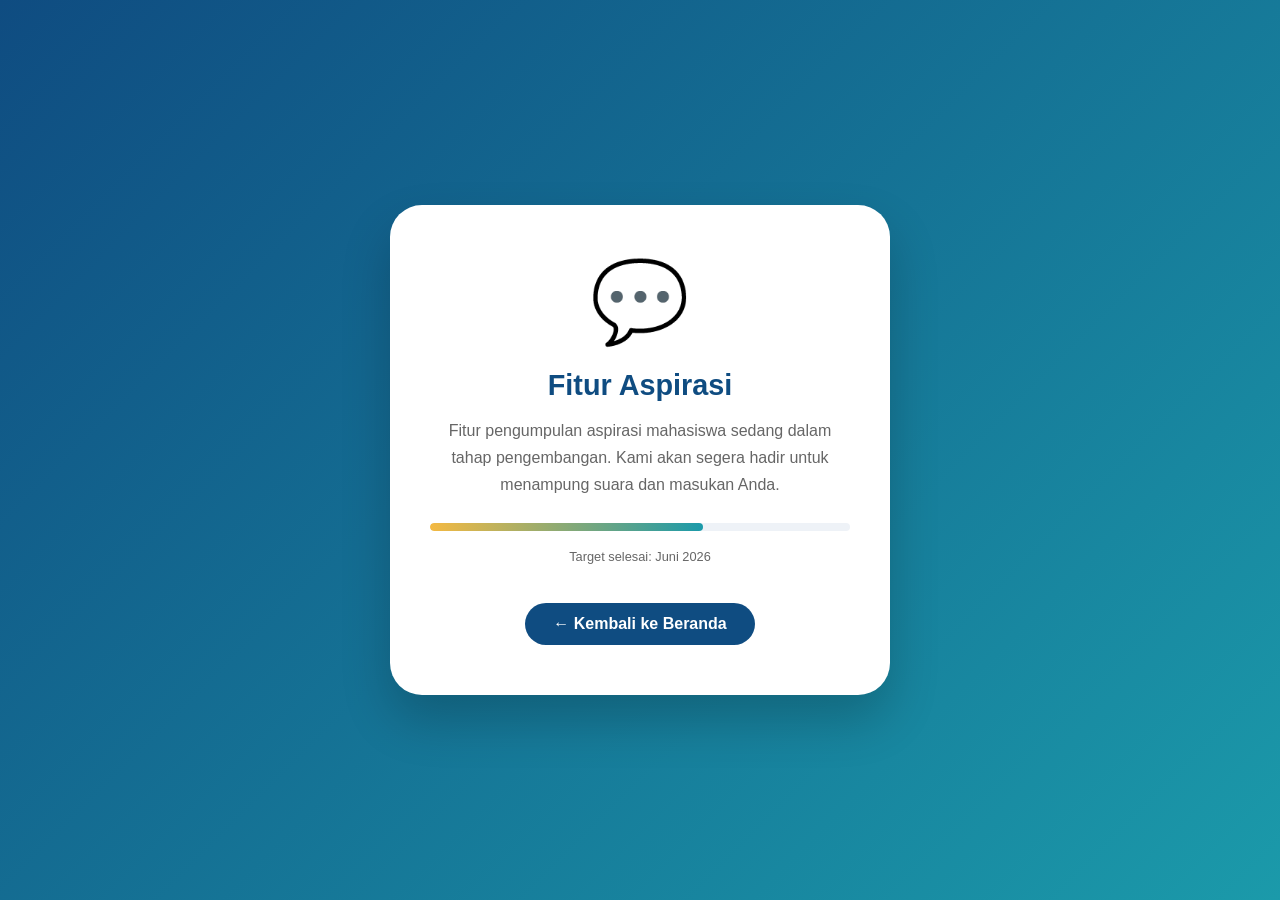
<file: html/dashboard/maintenace-debbug.html>
<!DOCTYPE html>
<html lang="id">
<head>
    <meta charset="UTF-8">
    <meta name="viewport" content="width=device-width, initial-scale=1.0">
    <link rel="icon" href="/asset/image-asset/logo-bpm.png">
    <title>Aspirasi Mahasiswa - BPM FPIK UBT</title>
    <style>
        * {
            margin: 0;
            padding: 0;
            box-sizing: border-box;
        }

        body {
            font-family: 'Poppins', -apple-system, BlinkMacSystemFont, 'Segoe UI', Roboto, sans-serif;
            background: linear-gradient(135deg, #0F4C81 0%, #1B9AAA 100%);
            min-height: 100vh;
            display: flex;
            justify-content: center;
            align-items: center;
            padding: 20px;
        }

        .maintenance-card {
            background: white;
            border-radius: 32px;
            padding: 50px 40px;
            text-align: center;
            max-width: 500px;
            width: 100%;
            box-shadow: 0 25px 50px rgba(0,0,0,0.2);
            animation: fadeInUp 0.5s ease;
        }

        @keyframes fadeInUp {
            from {
                opacity: 0;
                transform: translateY(30px);
            }
            to {
                opacity: 1;
                transform: translateY(0);
            }
        }

        .icon {
            font-size: 80px;
            margin-bottom: 20px;
        }

        h1 {
            color: #0F4C81;
            margin-bottom: 15px;
            font-size: 1.8rem;
        }

        p {
            color: #666;
            line-height: 1.7;
            margin-bottom: 25px;
        }

        .progress-bar-container {
            width: 100%;
            height: 8px;
            background: #eef2f7;
            border-radius: 10px;
            margin: 25px 0;
            overflow: hidden;
        }

        .progress-bar {
            width: 65%;
            height: 100%;
            background: linear-gradient(90deg, #F4B942, #1B9AAA);
            border-radius: 10px;
            animation: loading 2s ease infinite;
        }

        @keyframes loading {
            0% { width: 45%; }
            50% { width: 75%; }
            100% { width: 45%; }
        }

        .btn-back {
            display: inline-block;
            background: #0F4C81;
            color: white;
            text-decoration: none;
            padding: 12px 28px;
            border-radius: 40px;
            font-weight: 600;
            transition: all 0.3s;
            margin-top: 10px;
        }

        .btn-back:hover {
            background: #1B9AAA;
            transform: translateY(-2px);
        }

        .features {
            display: flex;
            justify-content: center;
            gap: 15px;
            flex-wrap: wrap;
            margin-top: 25px;
            padding-top: 20px;
            border-top: 1px solid #eef2f7;
        }

        .feature-badge {
            background: #f0f7ff;
            color: #0F4C81;
            padding: 5px 12px;
            border-radius: 20px;
            font-size: 0.7rem;
            font-weight: 500;
        }

        @media (max-width: 480px) {
            .maintenance-card {
                padding: 35px 25px;
            }
            h1 {
                font-size: 1.4rem;
            }
            .icon {
                font-size: 60px;
            }
        }
    </style>
</head>
<body>
    <div class="maintenance-card">
        <div class="icon">💬</div>
        <h1>Fitur Aspirasi</h1>
        <p>Fitur pengumpulan aspirasi mahasiswa sedang dalam tahap pengembangan. Kami akan segera hadir untuk menampung suara dan masukan Anda.</p>
        <div class="progress-bar-container">
            <div class="progress-bar"></div>
        </div>
        <p style="font-size: 0.8rem; margin-top: -10px;">Target selesai: Juni 2026</p>
        <a href="/index.html" class="btn-back">← Kembali ke Beranda</a>
        <!-- <div class="features">
            <span class="feature-badge">📋 Penilaian Dosen</span>
            <span class="feature-badge">📱 QR Code</span>
            <span class="feature-badge">📊 Dashboard</span>
        </div> -->
    </div>
</body>
</html>
</file>
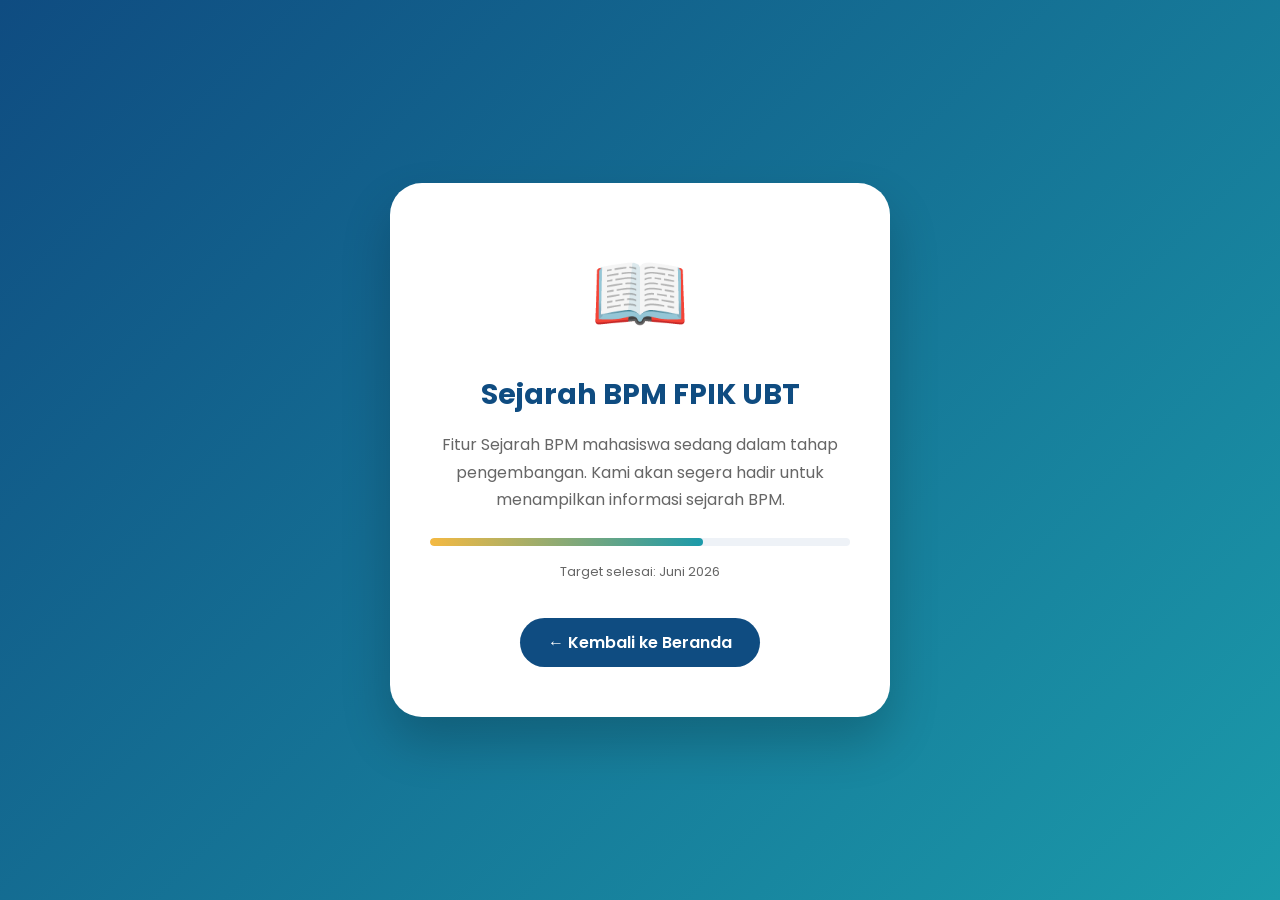
<file: html/dashboard/sejarah.html>
<!DOCTYPE html>
<html lang="id">
<head>
    <meta charset="UTF-8">
    <meta name="viewport" content="width=device-width, initial-scale=1.0">
    <link rel="icon" href="../../asset/image-asset/logo-bpm.png">
    <title>Sejarah - BPM FPIK UBT</title>
    <link href="https://fonts.googleapis.com/css2?family=Poppins:wght@300;400;500;600;700&display=swap" rel="stylesheet">
    <style>
        * {
            margin: 0;
            padding: 0;
            box-sizing: border-box;
        }

        body {
            font-family: 'Poppins', -apple-system, BlinkMacSystemFont, 'Segoe UI', Roboto, sans-serif;
            background: linear-gradient(135deg, #0F4C81 0%, #1B9AAA 100%);
            min-height: 100vh;
            display: flex;
            justify-content: center;
            align-items: center;
            padding: 20px;
        }

        .maintenance-card {
            background: white;
            border-radius: 32px;
            padding: 50px 40px;
            text-align: center;
            max-width: 500px;
            width: 100%;
            box-shadow: 0 25px 50px rgba(0,0,0,0.2);
            animation: fadeInUp 0.5s ease;
        }

        @keyframes fadeInUp {
            from {
                opacity: 0;
                transform: translateY(30px);
            }
            to {
                opacity: 1;
                transform: translateY(0);
            }
        }

        .icon {
            font-size: 80px;
            margin-bottom: 20px;
        }

        h1 {
            color: #0F4C81;
            margin-bottom: 15px;
            font-size: 1.8rem;
        }

        p {
            color: #666;
            line-height: 1.7;
            margin-bottom: 25px;
        }

        .progress-bar-container {
            width: 100%;
            height: 8px;
            background: #eef2f7;
            border-radius: 10px;
            margin: 25px 0;
            overflow: hidden;
        }

        .progress-bar {
            width: 65%;
            height: 100%;
            background: linear-gradient(90deg, #F4B942, #1B9AAA);
            border-radius: 10px;
            animation: loading 2s ease infinite;
        }

        @keyframes loading {
            0% { width: 45%; }
            50% { width: 75%; }
            100% { width: 45%; }
        }

        .btn-back {
            display: inline-block;
            background: #0F4C81;
            color: white;
            text-decoration: none;
            padding: 12px 28px;
            border-radius: 40px;
            font-weight: 600;
            transition: all 0.3s;
            margin-top: 10px;
        }

        .btn-back:hover {
            background: #1B9AAA;
            transform: translateY(-2px);
        }

        @media (max-width: 480px) {
            .maintenance-card {
                padding: 35px 25px;
            }
            h1 {
                font-size: 1.4rem;
            }
            .icon {
                font-size: 60px;
            }
        }
    </style>
</head>
<body>
    <div class="maintenance-card">
        <div class="icon">📖</div>
        <h1>Sejarah BPM FPIK UBT</h1>
        <p>Fitur Sejarah BPM mahasiswa sedang dalam tahap pengembangan. Kami akan segera hadir untuk menampilkan informasi sejarah BPM.</p>
        <div class="progress-bar-container">
            <div class="progress-bar"></div>
        </div>
        <p style="font-size: 0.8rem; margin-top: -10px;">Target selesai: Juni 2026</p>
        <a href="../../index.html" class="btn-back">← Kembali ke Beranda</a>
    </div>
</body>
</html>
</file>
<file: asset/style.css>
:root {
    --primary: #0F4C81;
    --secondary: #1B9AAA;
    --accent: #F4B942;
    --background: #F5F9FC;
    --text: #1E293B;
}

* {
    margin: 0;
    padding: 0;
    box-sizing: border-box;
}

html {
    scroll-behavior: smooth;
}

body {
    font-family: 'Poppins', sans-serif;
    background: var(--background);
    color: var(--text);
}

/* ========== NAVBAR STYLES ========== */
.navbar {
    background: var(--primary);
    display: flex;
    justify-content: space-between;
    align-items: center;
    padding: 20px 8%;
    color: white;
    flex-wrap: wrap;
    gap: 15px;
}

/* Logo Navbar Styles */
.logo-wrapper {
    display: flex;
    align-items: center;
    gap: 12px;
}

.logo-icon {
    width: 40px;
    height: 40px;
    background: linear-gradient(135deg, var(--background), var(--background));
    border-radius: 50%;
    display: flex;
    align-items: center;
    justify-content: center;
    font-size: 22px;
    font-weight: bold;
    color: var(--primary);
    box-shadow: 0 2px 8px rgba(0,0,0,0.2);
    transition: transform 0.3s;
    overflow: hidden;
}

.logo-icon img {
    width: 100%;
    height: 100%;
    object-fit: cover;
}

.logo-wrapper:hover .logo-icon {
    transform: scale(1.05);
}

.logo-area {
    display: flex;
    align-items: center;
}

.navbar-logo {
    display: flex;
    align-items: center;
    gap: 12px;
}

.navbar-logo .logo-icon {
    width: 40px;
    height: 40px;
    background: linear-gradient(135deg, var(--background), #ffffff);
    border-radius: 50%;
    display: flex;
    align-items: center;
    justify-content: center;
    overflow: hidden;
}

.navbar-logo .logo-icon img {
    width: 100%;
    height: 100%;
    object-fit: cover;
}

.navbar-logo h1 {
    font-size: 1.5rem;
    margin: 0;
}

.logo-area h1, .navbar h1 {
    font-size: 1.5rem;
}

.nav-menu {
    display: flex;
    gap: 10px;
    flex-wrap: wrap;
}

.nav-menu a {
    color: white;
    text-decoration: none;
    margin-left: 20px;
    transition: color 0.3s;
}

.nav-menu a:hover {
    color: var(--accent);
}

/* ========== HERO STYLES ========== */
.hero {
    min-height: 80vh;
    display: flex;
    justify-content: center;
    align-items: center;
    text-align: center;
    background: linear-gradient(rgba(0, 45, 84, 0.85), rgba(0, 45, 84, 0.85)), url('image-asset/bg-index.webp');
    background-size: cover;
    background-position: center;
    color: white;
    padding: 40px 20px;
}

.hero-content h2 {
    font-size: 3rem;
    margin-bottom: 20px;
}

@media (min-width: 768px) {
    .hero-content h2 {
        font-size: 4rem;
    }
}

.hero-content p {
    max-width: 700px;
    line-height: 1.8;
    margin: 0 auto;
}

.btn {
    display: inline-block;
    margin-top: 25px;
    background: var(--accent);
    padding: 12px 28px;
    border-radius: 40px;
    text-decoration: none;
    color: black;
    font-weight: 600;
    transition: all 0.3s;
}

.btn:hover {
    background: #e0a82b;
    transform: scale(1.05);
}

/* ========== SECTION STYLES ========== */
.section {
    padding: 70px 8%;
}

.section-title {
    text-align: center;
    margin-bottom: 50px;
    font-size: 2rem;
    position: relative;
}

.section-title::after {
    content: '';
    display: block;
    width: 60px;
    height: 4px;
    background: var(--accent);
    margin: 12px auto 0;
    border-radius: 4px;
}

/* ========== CARD CONTAINER ========== */
.card-container {
    display: grid;
    grid-template-columns: repeat(auto-fit, minmax(300px, 1fr));
    gap: 30px;
}

/* ========== CARD DASAR (UNTUK SEMUA CARD) ========== */
.card {
    background: white;
    border-radius: 20px;
    overflow: hidden;
    box-shadow: 0 10px 30px rgba(0, 0, 0, 0.08);
    transition: all 0.3s ease;
}

.card:hover {
    transform: translateY(-5px);
    box-shadow: 0 20px 35px rgba(0, 0, 0, 0.12);
}

.card-content {
    padding: 25px;
}

.card-content h3 {
    margin-bottom: 12px;
    color: var(--primary);
}

.card-content p {
    margin-bottom: 20px;
    line-height: 1.6;
    color: #4a5568;
}

/* ========== FOOTER STYLES ========== */
footer {
    background: var(--primary);
    color: white;
    text-align: center;
    padding: 25px;
    margin-top: 20px;
}

/* ========== DROPDOWN MENU STYLES ========== */
.nav-menu {
    display: flex;
    gap: 10px;
    flex-wrap: wrap;
    align-items: center;
}

.nav-menu a {
    color: white;
    text-decoration: none;
    margin-left: 20px;
    transition: color 0.3s;
}

.nav-menu a:hover {
    color: var(--accent);
}

/* Dropdown container */
.dropdown {
    position: relative;
    display: inline-block;
}

/* Dropdown button */
.dropbtn {
    background: transparent;
    color: white;
    padding: 0;
    font-size: 1rem;
    font-family: 'Poppins', sans-serif;
    font-weight: 400;
    border: none;
    cursor: pointer;
    margin-left: 20px;
    transition: color 0.3s;
}

.dropbtn:hover {
    color: var(--accent);
}

/* Dropdown content (hidden by default) */
.dropdown-content {
    display: none;
    position: absolute;
    background-color: white;
    min-width: 200px;
    box-shadow: 0 8px 16px rgba(0,0,0,0.2);
    border-radius: 12px;
    z-index: 1;
    right: 0;
    top: 100%;
    margin-top: 10px;
    overflow: hidden;
}

/* Dropdown links */
.dropdown-content a {
    color: var(--text);
    padding: 12px 20px;
    text-decoration: none;
    display: block;
    text-align: left;
    margin: 0;
    transition: all 0.2s;
    border-bottom: 1px solid #eef2f7;
}

.dropdown-content a:last-child {
    border-bottom: none;
}

.dropdown-content a:hover {
    background-color: var(--background);
    color: var(--primary);
}

/* Show dropdown on hover */
.dropdown:hover .dropdown-content {
    display: block;
}

/* Tambahan icon untuk dropdown */
.dropbtn::after {
    content: " ▼";
    font-size: 10px;
}

/* Responsive dropdown */
@media (max-width: 768px) {
    .dropdown-content {
        position: static;
        box-shadow: none;
        background: transparent;
        margin-top: 5px;
    }
    
    .dropdown-content a {
        color: white;
        padding: 8px 15px;
        border-bottom: 1px solid rgba(255,255,255,0.2);
    }
    
    .dropdown-content a:hover {
        background: rgba(255,255,255,0.1);
        color: var(--accent);
    }
    
    .dropbtn::after {
        content: " ▼";
    }
    
    .dropdown:hover .dropdown-content {
        display: none;
    }
    
    /* Untuk mobile, dropdown aktif saat klik */
    .dropdown.active .dropdown-content {
        display: block;
    }
}

/* ========== RESPONSIVE ========== */
@media (max-width: 768px) {
    .navbar {
        flex-direction: column;
        text-align: center;
        padding: 15px 5%;
    }
    
    .nav-menu a {
        margin: 0 12px;
    }
    
    .section {
        padding: 50px 5%;
    }
    
    .section-title {
        font-size: 1.8rem;
    }
    
    .card-container {
        gap: 20px;
    }
}

/* ========== MODAL STYLES ========== */
.modal {
    display: none;
    position: fixed;
    z-index: 1000;
    left: 0;
    top: 0;
    width: 100%;
    height: 100%;
    background-color: rgba(0,0,0,0.7);
    animation: fadeIn 0.3s;
}

@keyframes fadeIn {
    from { opacity: 0; }
    to { opacity: 1; }
}

.modal-content {
    background-color: white;
    margin: 3% auto;
    padding: 0;
    width: 90%;
    max-width: 800px;
    max-height: 85vh;
    border-radius: 20px;
    box-shadow: 0 20px 40px rgba(0,0,0,0.3);
    animation: slideDown 0.3s;
    overflow-y: auto;
    position: relative;
}

@keyframes slideDown {
    from {
        transform: translateY(-50px);
        opacity: 0;
    }
    to {
        transform: translateY(0);
        opacity: 1;
    }
}

.close {
    position: sticky;
    top: 10px;
    right: 20px;
    float: right;
    font-size: 35px;
    font-weight: bold;
    cursor: pointer;
    color: #666;
    background: white;
    width: 35px;
    height: 35px;
    display: flex;
    align-items: center;
    justify-content: center;
    border-radius: 50%;
    margin: 10px 15px 0 0;
    transition: all 0.3s;
    z-index: 1001;
}

.close:hover { 
    color: red;
    transform: scale(1.1);
}

#modal-body, #member-modal-body {
    padding: 20px 30px 30px 30px;
    max-height: calc(85vh - 50px);
    overflow-y: auto;
}

#modal-body h2, #member-modal-body h2 {
    font-size: 1.8rem;
    border-bottom: 3px solid var(--accent);
    padding-bottom: 10px;
    margin-bottom: 20px;
}

#modal-body h3, #member-modal-body h3 {
    margin-top: 20px;
    margin-bottom: 10px;
}

#modal-body ul, #modal-body p,
#member-modal-body ul, #member-modal-body p {
    font-size: 0.95rem;
    line-height: 1.7;
}

#modal-body ul, #member-modal-body ul {
    margin-left: 20px;
    margin-bottom: 20px;
}

/* Scrollbar styling */
#modal-body::-webkit-scrollbar,
#member-modal-body::-webkit-scrollbar {
    width: 8px;
}

#modal-body::-webkit-scrollbar-track,
#member-modal-body::-webkit-scrollbar-track {
    background: #f1f1f1;
    border-radius: 10px;
}

#modal-body::-webkit-scrollbar-thumb,
#member-modal-body::-webkit-scrollbar-thumb {
    background: var(--primary);
    border-radius: 10px;
}

#modal-body::-webkit-scrollbar-thumb:hover,
#member-modal-body::-webkit-scrollbar-thumb:hover {
    background: var(--secondary);
}

@media (max-width: 768px) {
    .modal-content {
        width: 95%;
        margin: 10% auto;
    }
    
    #modal-body, #member-modal-body {
        padding: 15px 20px 20px 20px;
    }
    
    #modal-body h2, #member-modal-body h2 {
        font-size: 1.4rem;
    }
}
</file>
<file: asset/bg-about.css>
:root {
    --primary: #0F4C81;
    --secondary: #1B9AAA;
    --accent: #F4B942;
    --background: #F5F9FC;
    --text: #1E293B;
}

body {
    background: linear-gradient(rgba(31, 31, 34, 0.272), rgba(214, 213, 255, 0.272)), url('./image-asset/bg-hero.jpg');
    background-repeat: no-repeat;
    background-position: center;
    background-size: cover;
    background-attachment: fixed;
    backdrop-filter: blur(3px);
    transition: all 0.5s ease-in-out;
}

.section-title {
    color: var(--background);
    /* -webkit-text-stroke: 1px var(--primary); */
}
</file>
<file: asset/about-card.css>
/* ========== ABOUT CARD STYLES (KHUSUS ABOUT.HTML) ========== */
.about-card {
    background: white;
    border-radius: 20px;
    overflow: hidden;
    box-shadow: 0 10px 30px rgba(0, 0, 0, 0.08);
    transition: all 0.3s ease;
    text-align: center;
}

.about-card:hover {
    transform: translateY(-8px);
    box-shadow: 0 20px 35px rgba(0, 0, 0, 0.12);
}

/* Member Avatar */
.member-avatar {
    width: 100px;
    height: 100px;
    margin: 20px auto 10px;
    border-radius: 50%;
    overflow: hidden;
    border: 3px solid var(--accent);
    box-shadow: 0 4px 10px rgba(0,0,0,0.1);
}

.member-avatar img {
    width: 100%;
    height: 100%;
    object-fit: cover;
    transition: transform 0.3s ease;
}

.about-card:hover .member-avatar img {
    transform: scale(1.05);
}

/* Card content */
.about-card .card-content {
    padding: 20px 25px 25px;
}

.about-card .card-content h3 {
    margin-bottom: 12px;
    color: var(--primary);
    font-size: 1.2rem;
}

.about-card .card-content p {
    margin-bottom: 15px;
    line-height: 1.6;
    color: #4a5568;
    font-size: 0.9rem;
}

/* Small Card Button */
.card-btn-small {
    cursor: pointer;
    border: none;
    font-family: 'Poppins', sans-serif;
    font-weight: 500;
    display: inline-block;
    background: transparent;
    color: var(--primary);
    padding: 8px 16px;
    border-radius: 30px;
    text-decoration: none;
    font-size: 0.8rem;
    transition: all 0.3s;
    margin-top: 5px;
    border: 1px solid var(--primary);
}

.card-btn-small:hover {
    background: var(--primary);
    color: white;
    transform: translateY(-2px);
}

/* Responsive */
@media (max-width: 768px) {
    .member-avatar {
        width: 80px;
        height: 80px;
    }
    
    .about-card .card-content {
        padding: 15px;
    }
    
    .about-card .card-content h3 {
        font-size: 1rem;
    }
    
    .card-btn-small {
        padding: 6px 12px;
        font-size: 0.7rem;
    }
}
</file>
<file: asset/admin.css>
/* ============ ADMIN DASHBOARD STYLES ============ */
:root {
    --primary: #0F4C81;
    --secondary: #1B9AAA;
    --accent: #F4B942;
    --background: #F5F9FC;
    --text: #1E293B;
}

* {
    margin: 0;
    padding: 0;
    box-sizing: border-box;
}

body {
    font-family: 'Poppins', sans-serif;
    background: linear-gradient(rgba(31, 31, 34, 0.272), rgba(214, 213, 255, 0.272)), url('/asset/image-asset/bg-hero.jpg');
    background-repeat: no-repeat;
    background-position: center;
    background-size: cover;
    background-attachment: fixed;
    backdrop-filter: blur(3px);
    color: var(--text);
    min-height: 100vh;
}

/* ============ NAVBAR ============ */
.navbar {
    background: var(--primary);
    display: flex;
    justify-content: space-between;
    align-items: center;
    padding: 15px 8%;
    color: white;
    flex-wrap: wrap;
    gap: 15px;
}

.navbar-logo {
    display: flex;
    align-items: center;
    gap: 12px;
}

.navbar-logo .logo-icon {
    width: 40px;
    height: 40px;
    background: white;
    border-radius: 50%;
    display: flex;
    align-items: center;
    justify-content: center;
    overflow: hidden;
}

.navbar-logo .logo-icon img {
    width: 100%;
    height: 100%;
    object-fit: cover;
}

.navbar-logo h1 {
    font-size: 1.3rem;
}

.nav-menu {
    display: flex;
    gap: 20px;
    align-items: center;
    flex-wrap: wrap;
}

.nav-menu a {
    color: white;
    text-decoration: none;
    transition: color 0.3s;
}

.nav-menu a:hover {
    color: var(--accent);
}

.admin-badge {
    background: var(--accent);
    color: var(--primary) !important;
    padding: 8px 18px;
    border-radius: 30px;
    font-weight: 600;
}

/* ============ TAB NAVIGATION ============ */
.tab-container {
    max-width: 1400px;
    margin: 30px auto;
    padding: 0 8%;
}

.tabs {
    display: flex;
    gap: 10px;
    margin-bottom: 30px;
    border-bottom: 2px solid rgba(255,255,255,0.3);
    flex-wrap: wrap;
}

.tab-btn {
    padding: 12px 24px;
    background: rgba(255,255,255,0.15);
    border: none;
    font-family: 'Poppins', sans-serif;
    font-size: 0.9rem;
    font-weight: 600;
    cursor: pointer;
    color: white;
    transition: 0.3s;
    border-radius: 30px 30px 0 0;
}

.tab-btn.active {
    color: var(--primary);
    background: white;
    border-bottom: 3px solid var(--accent);
}

.tab-btn:hover {
    background: rgba(255,255,255,0.3);
}

.tab-pane {
    display: none;
}

.tab-pane.active {
    display: block;
}

/* ============ SECTION TITLE ============ */
.section-title {
    color: white;
    margin-bottom: 20px;
    font-size: 1.5rem;
    font-weight: 600;
}

.section-subtitle {
    color: rgba(255,255,255,0.8);
    margin-bottom: 25px;
    font-size: 0.9rem;
}

/* ============ CARD STYLES ============ */
.admin-card {
    background: white;
    border-radius: 20px;
    overflow: hidden;
    box-shadow: 0 5px 20px rgba(0,0,0,0.08);
    transition: transform 0.2s;
}

.admin-card:hover {
    transform: translateY(-4px);
}

.card-header {
    background: var(--primary);
    color: white;
    padding: 15px 20px;
    font-weight: 600;
    display: flex;
    justify-content: space-between;
    align-items: center;
    flex-wrap: wrap;
    gap: 10px;
}

.card-header span {
    flex: 1;
    font-size: 0.95rem;
}

.card-body {
    padding: 20px;
}

.card-container {
    display: grid;
    grid-template-columns: repeat(auto-fill, minmax(350px, 1fr));
    gap: 25px;
}

/* Add Card */
.add-card {
    cursor: pointer;
    border: 2px dashed var(--primary);
    background: rgba(255,255,255,0.9);
    transition: 0.2s;
    min-height: 250px;
    display: flex;
    align-items: center;
    justify-content: center;
}

.add-card:hover {
    background: white;
    border-color: var(--accent);
    transform: translateY(-4px);
}

/* ============ FORM STYLES ============ */
.form-group {
    margin-bottom: 15px;
}

.form-group label {
    display: block;
    font-size: 0.75rem;
    font-weight: 600;
    color: var(--primary);
    margin-bottom: 5px;
}

.form-group input,
.form-group select,
.form-group textarea {
    width: 100%;
    padding: 10px 12px;
    border: 1px solid #ddd;
    border-radius: 12px;
    font-family: 'Poppins', sans-serif;
    font-size: 0.85rem;
}

.form-group input:focus,
.form-group select:focus,
.form-group textarea:focus {
    outline: none;
    border-color: var(--accent);
}

/* ============ MEMBER AVATAR ============ */
.member-avatar-preview {
    width: 100px;
    height: 100px;
    border-radius: 50%;
    overflow: hidden;
    border: 3px solid var(--accent);
    margin: 0 auto 15px;
    cursor: pointer;
    background: #f0f0f0;
    display: flex;
    align-items: center;
    justify-content: center;
}

.member-avatar-preview img {
    width: 100%;
    height: 100%;
    object-fit: cover;
}

.avatar-placeholder {
    display: flex;
    align-items: center;
    justify-content: center;
    width: 100%;
    height: 100%;
    color: #999;
    font-size: 12px;
    text-align: center;
}

/* ============ BUTTONS ============ */
.btn-primary {
    background: var(--primary);
    color: white;
    border: none;
    padding: 10px 20px;
    border-radius: 30px;
    font-family: 'Poppins', sans-serif;
    font-weight: 500;
    cursor: pointer;
    transition: 0.2s;
}

.btn-primary:hover {
    background: #0a3a62;
    transform: translateY(-2px);
}

.btn-delete {
    background: #dc2626;
    color: white;
    border: none;
    padding: 5px 14px;
    border-radius: 30px;
    cursor: pointer;
    font-size: 0.7rem;
    font-weight: 500;
    transition: all 0.2s ease;
}

.btn-delete:hover {
    background: #b91c1c;
    transform: scale(1.02);
}

.btn-delete:active {
    transform: scale(0.98);
}

/* ============ GALLERY MANAGER ============ */
.gallery-manager {
    border: 1px solid #eee;
    border-radius: 12px;
    padding: 15px;
    margin-top: 15px;
}

.gallery-title {
    font-weight: 600;
    margin-bottom: 10px;
    color: var(--secondary);
}

.gallery-images {
    display: flex;
    flex-wrap: wrap;
    gap: 10px;
    margin-bottom: 15px;
}

.gallery-img-item {
    position: relative;
    width: 80px;
    height: 80px;
    border-radius: 12px;
    overflow: hidden;
    border: 2px solid #ddd;
}

.gallery-img-item img {
    width: 100%;
    height: 100%;
    object-fit: cover;
}

.gallery-img-item .delete-img {
    position: absolute;
    top: 2px;
    right: 2px;
    background: rgba(0,0,0,0.6);
    color: white;
    border-radius: 50%;
    width: 20px;
    height: 20px;
    display: flex;
    align-items: center;
    justify-content: center;
    font-size: 12px;
    cursor: pointer;
}

.upload-area {
    border: 2px dashed #ccc;
    border-radius: 12px;
    padding: 15px;
    text-align: center;
    cursor: pointer;
    transition: 0.2s;
}

.upload-area:hover {
    border-color: var(--accent);
    background: #fef9e6;
}

/* ============ ASPIRASI STYLES ============ */
.aspirasi-card {
    background: white;
    border-radius: 20px;
    padding: 24px;
    margin-bottom: 20px;
    box-shadow: 0 4px 12px rgba(0,0,0,0.08);
}

.aspirasi-header {
    display: flex;
    justify-content: space-between;
    align-items: flex-start;
    flex-wrap: wrap;
    gap: 12px;
    margin-bottom: 15px;
}

.aspirasi-nama {
    font-weight: 700;
    color: var(--primary);
    font-size: 1rem;
}

.aspirasi-nim {
    color: #666;
    font-size: 0.8rem;
    margin-left: 10px;
}

.aspirasi-tanggal {
    font-size: 0.7rem;
    color: #999;
    margin-top: 4px;
}

.status-badge {
    padding: 5px 14px;
    border-radius: 30px;
    font-size: 0.7rem;
    font-weight: 600;
    white-space: nowrap;
}

.status-belum {
    background: #fee2e2;
    color: #dc2626;
}

.status-dibaca {
    background: #d4edda;
    color: #155724;
}

.status-tindak {
    background: #cce5ff;
    color: #004085;
}

.aspirasi-kategori {
    display: inline-block;
    padding: 4px 12px;
    border-radius: 20px;
    font-size: 0.7rem;
    font-weight: 500;
    margin-bottom: 15px;
    background: #e0e7ff;
    color: #4338ca;
}

.aspirasi-pesan {
    background: #f8f9fa;
    padding: 16px;
    border-radius: 14px;
    margin: 12px 0;
    line-height: 1.7;
    font-size: 0.9rem;
    border-left: 3px solid var(--accent);
}

.aspirasi-actions {
    display: flex;
    gap: 12px;
    justify-content: flex-end;
}

.btn-status {
    padding: 6px 16px;
    border: none;
    border-radius: 30px;
    cursor: pointer;
    font-size: 0.75rem;
    font-weight: 500;
}

.btn-status.read {
    background: #e0e7ff;
    color: #4338ca;
}

.btn-status.read:hover {
    background: #4338ca;
    color: white;
}

.btn-status.followup {
    background: #ccf0e6;
    color: #0e6b4f;
}

.btn-status.followup:hover {
    background: #0e6b4f;
    color: white;
}

/* ============ BERKAS STYLES ============ */
.berkas-upload-area {
    background: white;
    border-radius: 20px;
    padding: 25px;
    margin-bottom: 30px;
}

.berkas-upload-area h3 {
    color: var(--primary);
    margin-bottom: 20px;
}

.file-drop-area {
    border: 2px dashed #ccc;
    border-radius: 16px;
    padding: 30px;
    text-align: center;
    cursor: pointer;
    transition: 0.2s;
}

.file-drop-area:hover {
    border-color: var(--accent);
    background: #fef9e6;
}

.berkas-table {
    width: 100%;
    border-collapse: collapse;
    background: white;
    border-radius: 16px;
    overflow: hidden;
}

.berkas-table th,
.berkas-table td {
    padding: 12px 15px;
    text-align: left;
    border-bottom: 1px solid #eee;
}

.berkas-table th {
    background: var(--primary);
    color: white;
    font-weight: 600;
}

.btn-delete-berkas {
    background: #dc2626;
    color: white;
    border: none;
    padding: 5px 12px;
    border-radius: 20px;
    cursor: pointer;
}

/* ============ MODAL FORM ============ */
.modal-form {
    display: none;
    position: fixed;
    top: 0;
    left: 0;
    width: 100%;
    height: 100%;
    background: rgba(0, 0, 0, 0.7);
    z-index: 9999;
    align-items: center;
    justify-content: center;
}

.modal-form[style*="display: flex"] {
    display: flex !important;
}

.modal-form-content {
    background: white;
    max-width: 500px;
    width: 90%;
    border-radius: 20px;
    padding: 30px;
    position: relative;
    max-height: 90vh;
    overflow-y: auto;
    box-shadow: 0 20px 40px rgba(0, 0, 0, 0.3);
}

.modal-close {
    position: absolute;
    top: 15px;
    right: 20px;
    font-size: 28px;
    cursor: pointer;
    color: #999;
    transition: 0.2s;
}

.modal-close:hover {
    color: red;
}

.modal-form-content h3 {
    color: var(--primary);
    margin-bottom: 20px;
}

/* ============ LOADING & EMPTY STATE ============ */
.loading-state {
    text-align: center;
    padding: 50px;
    color: white;
}

.empty-state {
    text-align: center;
    padding: 50px;
    background: white;
    border-radius: 20px;
    color: #666;
}

/* ============ TOAST NOTIFICATION ============ */
.toast {
    position: fixed;
    bottom: 30px;
    right: 30px;
    background: var(--primary);
    color: white;
    padding: 12px 24px;
    border-radius: 40px;
    font-size: 0.85rem;
    z-index: 1100;
    display: none;
}

.toast.success { background: #10b981; }
.toast.error { background: #ef4444; }

/* ============ FOOTER ============ */
footer {
    background: var(--primary);
    color: white;
    text-align: center;
    padding: 25px;
    margin-top: 50px;
}

/* ============ RESPONSIVE ============ */
@media (max-width: 768px) {
    .navbar {
        flex-direction: column;
        text-align: center;
        padding: 15px 5%;
    }
    
    .tab-container {
        padding: 0 5%;
    }
    
    .tabs {
        justify-content: center;
    }
    
    .tab-btn {
        padding: 8px 16px;
        font-size: 0.8rem;
    }
    
    .card-container {
        grid-template-columns: 1fr;
    }
    
    .berkas-table {
        font-size: 0.8rem;
    }
    
    .berkas-table th,
    .berkas-table td {
        padding: 8px 10px;
    }
    
    .aspirasi-header {
        flex-direction: column;
    }
}
</file>
<file: asset/author.css>
/* ========== AUTHOR PAGE STYLES (KHUSUS AUTHOR.HTML) ========== */
.author-box {
    max-width: 700px;
    margin: 0 auto;
    background: white;
    padding: 45px 40px;
    border-radius: 28px;
    box-shadow: 0 15px 35px rgba(0, 0, 0, 0.1);
    text-align: center;
}

.author-box h2 {
    color: var(--primary);
    margin-bottom: 25px;
    font-size: 2rem;
}

.author-box p {
    margin: 12px 0;
    line-height: 1.7;
}

.author-box strong {
    color: var(--secondary);
}

.author-avatar {
    width: 150px;
    height: 150px;
    margin: 0 auto 25px;
    border-radius: 50%;
    overflow: hidden;
    border: 4px solid var(--accent);
    box-shadow: 0 8px 20px rgba(0,0,0,0.15);
    transition: transform 0.3s ease;
}

.author-avatar:hover {
    transform: scale(1.05);
}

.author-avatar img {
    width: 100%;
    height: 100%;
    object-fit: cover;
}

.author-bio {
    margin: 20px 0;
    padding: 15px;
    background: var(--background);
    border-radius: 15px;
    text-align: left;
}

.author-social {
    display: flex;
    justify-content: center;
    gap: 15px;
    margin-top: 20px;
    flex-wrap: wrap;
}

.social-link {
    display: inline-block;
    background: var(--primary);
    color: white;
    padding: 8px 18px;
    border-radius: 30px;
    text-decoration: none;
    font-size: 0.85rem;
    transition: all 0.3s;
}

.social-link:hover {
    background: var(--secondary);
    transform: translateY(-2px);
}

/* Responsive */
@media (max-width: 768px) {
    .author-box {
        padding: 30px 20px;
        margin: 0 15px;
    }
    
    .author-avatar {
        width: 120px;
        height: 120px;
    }
    
    .author-box h2 {
        font-size: 1.5rem;
    }
}
</file>
